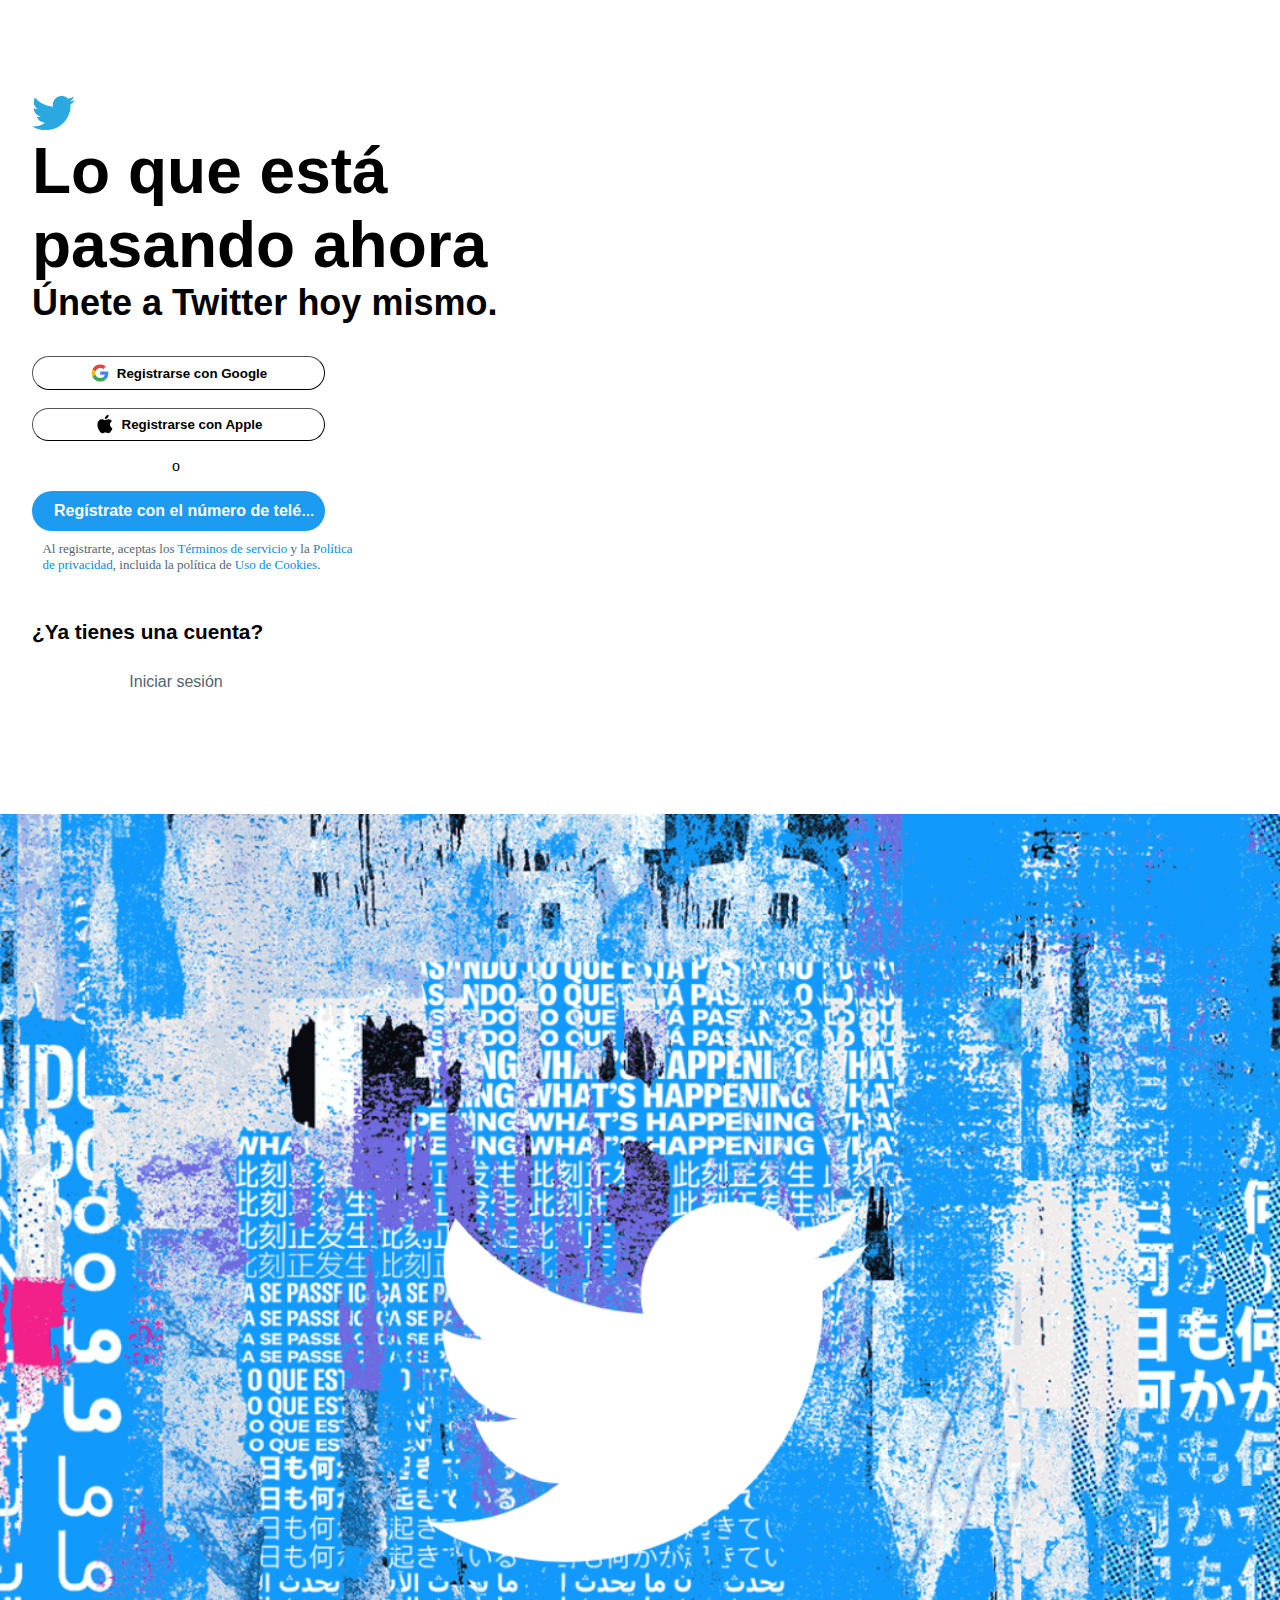
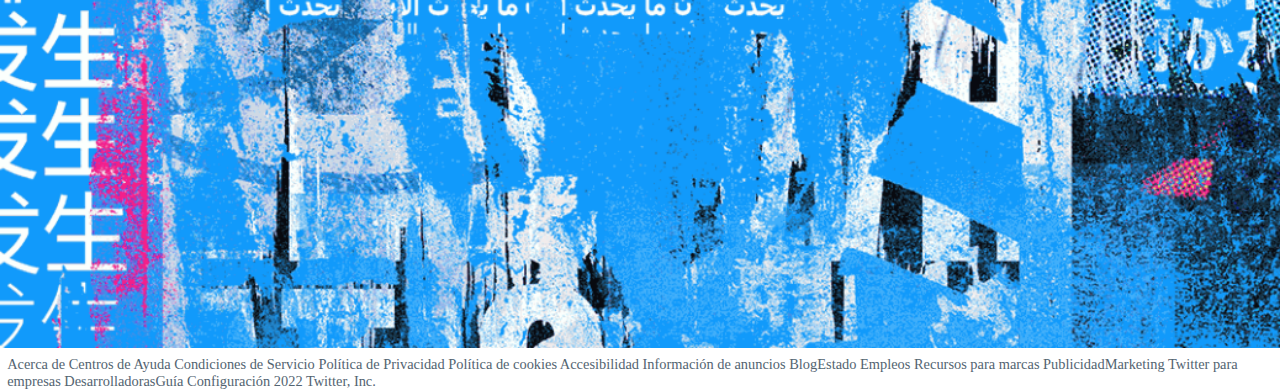
<file: index.html>
<!DOCTYPE html>
<html lang="en">
<head>
    <meta charset="UTF-8">
    <meta http-equiv="X-UA-Compatible" content="IE=edge">
    <meta name="viewport" content="width=device-width, initial-scale=1.0">
    <title>Twitter. Es lo que está pasando. /Twitter</title>
    <link rel="stylesheet" href="style.css">
</head>
<body>
<main>
    <div class="global_container">
        <div class="left_container">
            <img src="/Assets/Imagen_main.png" alt="Imagen principal">
        </div>       
        <div class="right_container">
            <div class="logo">
                <img id="twitter_logo"src="/Assets/Twitter_bird_logo_2012.svg.png" alt="Logo pajaro twitter">
            </div>
            <div class="big_phrase">
                <h1><span class="phrase_1">Lo que está pasando ahora</span></h1>
            </div>
            <div class="big_phrase_2">
                <h2><span class="phrase_2">Únete a Twitter hoy mismo.</span</h2>
            </div>
            <div class="buttons_container">
                <div class="google_registration">
                  <button class="google_button">
                      <svg viewBox="0 0 24 24" aria-hidden="true" class="google r-4qtqp9 r-yyyyoo r-z80fyv r-1d4mawv r-dnmrzs r-bnwqim r-1plcrui r-lrvibr r-19wmn03" style="color: rgb(15, 20, 25);"><g><path d="M18.977 4.322L16 7.3c-1.023-.838-2.326-1.35-3.768-1.35-2.69 0-4.95 1.73-5.74 4.152l-3.44-2.635c1.656-3.387 5.134-5.705 9.18-5.705 2.605 0 4.93.977 6.745 2.56z" fill="#EA4335"></path><path d="M6.186 12c0 .66.102 1.293.307 1.89L3.05 16.533C2.38 15.17 2 13.63 2 12s.38-3.173 1.05-4.533l3.443 2.635c-.204.595-.307 1.238-.307 1.898z" fill="#FBBC05"></path><path d="M18.893 19.688c-1.786 1.667-4.168 2.55-6.66 2.55-4.048 0-7.526-2.317-9.18-5.705l3.44-2.635c.79 2.42 3.05 4.152 5.74 4.152 1.32 0 2.474-.308 3.395-.895l3.265 2.533z" fill="#34A853"></path><path d="M22 12c0 3.34-1.22 5.948-3.107 7.688l-3.265-2.53c1.07-.67 1.814-1.713 2.093-3.063h-5.488V10.14h9.535c.14.603.233 1.255.233 1.86z" fill="#4285F4"></path></g></svg><strong>Registrarse con Google</strong>
                  </button>
                </div><br>
                <div class="apple_registration">
                    <button class="apple_button">
                        <svg viewBox="0 0 24 24" aria-hidden="true" class="apple r-4qtqp9 r-yyyyoo r-z80fyv r-1d4mawv r-dnmrzs r-bnwqim r-1plcrui r-lrvibr r-19wmn03" style="color: rgb(15, 20, 25);"><g><path d="M16.365 1.43c0 1.14-.493 2.27-1.177 3.08-.744.9-1.99 1.57-2.987 1.57-.12 0-.23-.02-.3-.03-.01-.06-.04-.22-.04-.39 0-1.15.572-2.27 1.206-2.98.804-.94 2.142-1.64 3.248-1.68.03.13.05.28.05.43zm4.565 15.71c-.03.07-.463 1.58-1.518 3.12-.945 1.34-1.94 2.71-3.43 2.71-1.517 0-1.9-.88-3.63-.88-1.698 0-2.302.91-3.67.91-1.377 0-2.332-1.26-3.428-2.8-1.287-1.82-2.323-4.63-2.323-7.28 0-4.28 2.797-6.55 5.552-6.55 1.448 0 2.675.95 3.6.95.865 0 2.222-1.01 3.902-1.01.613 0 2.886.06 4.374 2.19-.13.09-2.383 1.37-2.383 4.19 0 3.26 2.854 4.42 2.955 4.45z"></path></g></svg> <strong>Registrarse con Apple</strong>
                    </button>
                </div>
                <div class="o">
                    <p>o</p>
                </div>
                <div class="blue_container">
                    <button class="blue_button"><span class="register" >Regístrate con el número de teléfono</span></button>
                </div>
                <div class="box_terms">
                    <p class="terms"> Al registrarte, aceptas los <a class="a1" href=""> Términos de servicio</a> y la <a class="a2" href="">Política de privacidad</a>, incluida la política de <a class="a3" href=""> Uso de Cookies</a>.</p>
                </div><br>
                <div class="question_container"><br>
                    <p><span class="question">¿Ya tienes una cuenta?</span></p>
                </div><br>
                <div class="login_container">
                    <button class="login"><a href="mainV2.html" target="_blank" >Iniciar sesión</a></button>
                </div>
            </div>       
        </div>
    </div>
</main>
<footer>
    <div class="footer_container">           
         <a href="">Acerca de</a> 
         <a href="">Centros de Ayuda</a>
         <a href="">Condiciones de Servicio</a>
         <a href="">Política de Privacidad</a>
         <a href="">Política de cookies</a>
         <a href="">Accesibilidad</a>
         <a href="">Información de anuncios</a>
         <a href="">Blog</a><a href="">Estado</a>
         <a href="">Empleos</a>
         <a href="">Recursos para marcas</a>
         <a href="">Publicidad</a><a href="">Marketing</a>
         <a href="">Twitter para empresas</a>
         <a href="">Desarrolladoras</a><a href="">Guía</a>
         <a href="">Configuración</a> 
         <span class="copy">2022 Twitter, Inc.</span>      
    </div>
</footer>   
</body>
</html>
</file>
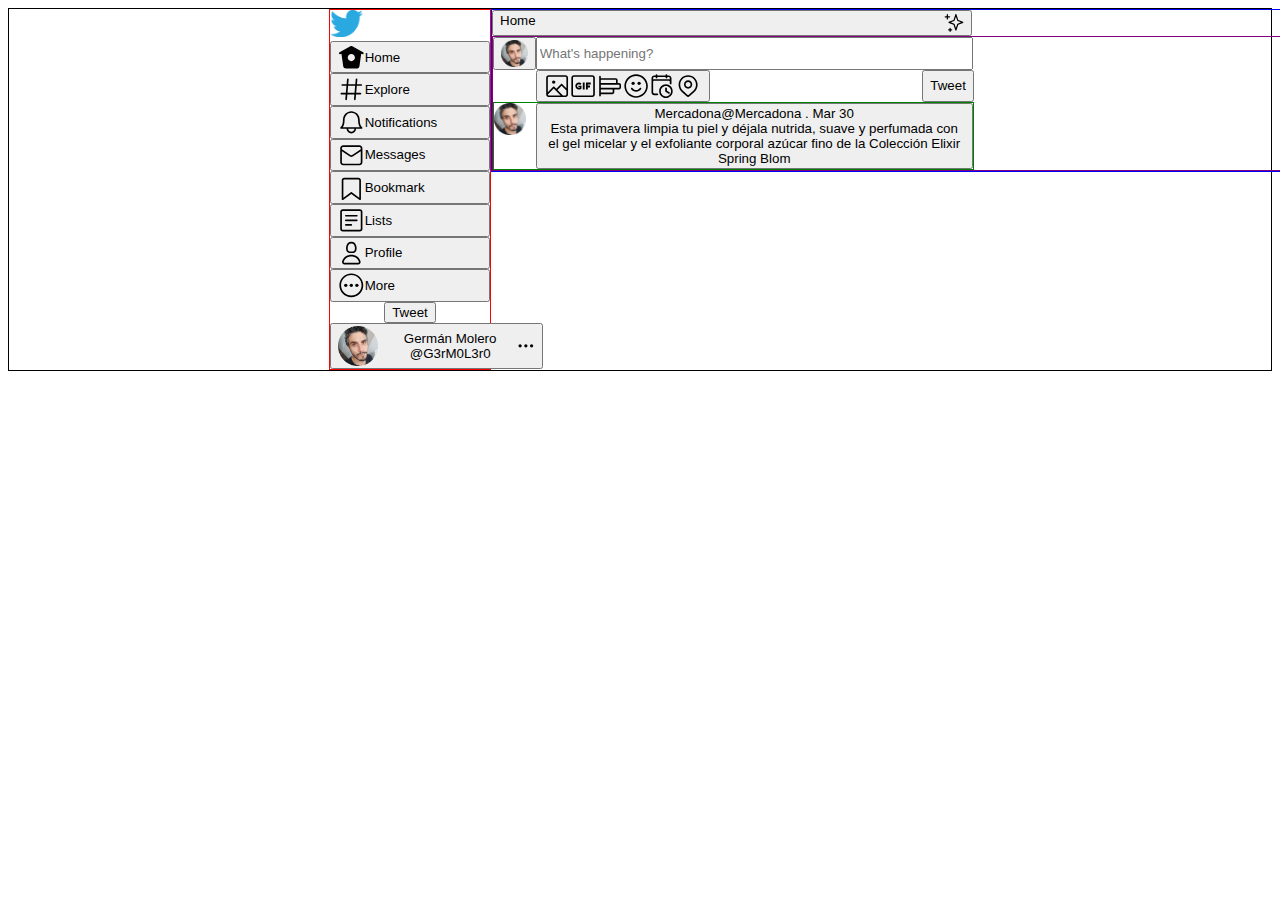
<file: main.html>
<!DOCTYPE html>
<html lang="en">
<head>
    <meta charset="UTF-8">
    <meta http-equiv="X-UA-Compatible" content="IE=edge">
    <meta name="viewport" content="width=device-width, initial-scale=1.0">
    <title>Home/Twitter</title>
    <link rel="stylesheet" href="/mainStyle.css">
</head>
<body class="flex_container">
    <header class="nav_container">
            <div class="twitter_logo">
                <img class="bird_logo" src="/Assets/Twitter_bird_logo_2012.svg.png" alt="Twitter Logo">
            </div>
            <button class="home_button">
                <svg viewBox="0 0 24 24" aria-hidden="true" class="home r-18jsvk2 r-4qtqp9 r-yyyyoo r-lwhw9o r-dnmrzs r-bnwqim r-1plcrui r-lrvibr"><g><path d="M22.58 7.35L12.475 1.897c-.297-.16-.654-.16-.95 0L1.425 7.35c-.486.264-.667.87-.405 1.356.18.335.525.525.88.525.16 0 .324-.038.475-.12l.734-.396 1.59 11.25c.216 1.214 1.31 2.062 2.66 2.062h9.282c1.35 0 2.444-.848 2.662-2.088l1.588-11.225.737.398c.485.263 1.092.082 1.354-.404.263-.486.08-1.093-.404-1.355zM12 15.435c-1.795 0-3.25-1.455-3.25-3.25s1.455-3.25 3.25-3.25 3.25 1.455 3.25 3.25-1.455 3.25-3.25 3.25z"></path></g></svg>
                <span class="word_home">Home</span>
            </button>
            <button class="explore_button">
                <svg viewBox="0 0 24 24" aria-hidden="true" class="explore r-18jsvk2 r-4qtqp9 r-yyyyoo r-lwhw9o r-dnmrzs r-bnwqim r-1plcrui r-lrvibr"><g><path d="M21 7.337h-3.93l.372-4.272c.036-.412-.27-.775-.682-.812-.417-.03-.776.27-.812.683l-.383 4.4h-6.32l.37-4.27c.037-.413-.27-.776-.68-.813-.42-.03-.777.27-.813.683l-.382 4.4H3.782c-.414 0-.75.337-.75.75s.336.75.75.75H7.61l-.55 6.327H3c-.414 0-.75.336-.75.75s.336.75.75.75h3.93l-.372 4.272c-.036.412.27.775.682.812l.066.003c.385 0 .712-.295.746-.686l.383-4.4h6.32l-.37 4.27c-.036.413.27.776.682.813l.066.003c.385 0 .712-.295.746-.686l.382-4.4h3.957c.413 0 .75-.337.75-.75s-.337-.75-.75-.75H16.39l.55-6.327H21c.414 0 .75-.336.75-.75s-.336-.75-.75-.75zm-6.115 7.826h-6.32l.55-6.326h6.32l-.55 6.326z"></path></g></svg><span class="word_explore">Explore</span>
            </button>
            <button class="notifications_button">
                <svg viewBox="0 0 24 24" aria-hidden="true" class="notifications r-18jsvk2 r-4qtqp9 r-yyyyoo r-lwhw9o r-dnmrzs r-bnwqim r-1plcrui r-lrvibr"><g><path d="M21.697 16.468c-.02-.016-2.14-1.64-2.103-6.03.02-2.532-.812-4.782-2.347-6.335C15.872 2.71 14.01 1.94 12.005 1.93h-.013c-2.004.01-3.866.78-5.242 2.174-1.534 1.553-2.368 3.802-2.346 6.334.037 4.33-2.02 5.967-2.102 6.03-.26.193-.366.53-.265.838.102.308.39.515.712.515h4.92c.102 2.31 1.997 4.16 4.33 4.16s4.226-1.85 4.327-4.16h4.922c.322 0 .61-.206.71-.514.103-.307-.003-.645-.263-.838zM12 20.478c-1.505 0-2.73-1.177-2.828-2.658h5.656c-.1 1.48-1.323 2.66-2.828 2.66zM4.38 16.32c.74-1.132 1.548-3.028 1.524-5.896-.018-2.16.644-3.982 1.913-5.267C8.91 4.05 10.397 3.437 12 3.43c1.603.008 3.087.62 4.18 1.728 1.27 1.285 1.933 3.106 1.915 5.267-.024 2.868.785 4.765 1.525 5.896H4.38z"></path></g></svg><span class="word_notifications">Notifications</span>
            </button>
                <button class="messages_button">
                <svg viewBox="0 0 24 24" aria-hidden="true" class="messages r-18jsvk2 r-4qtqp9 r-yyyyoo r-lwhw9o r-dnmrzs r-bnwqim r-1plcrui r-lrvibr"><g><path d="M19.25 3.018H4.75C3.233 3.018 2 4.252 2 5.77v12.495c0 1.518 1.233 2.753 2.75 2.753h14.5c1.517 0 2.75-1.235 2.75-2.753V5.77c0-1.518-1.233-2.752-2.75-2.752zm-14.5 1.5h14.5c.69 0 1.25.56 1.25 1.25v.714l-8.05 5.367c-.273.18-.626.182-.9-.002L3.5 6.482v-.714c0-.69.56-1.25 1.25-1.25zm14.5 14.998H4.75c-.69 0-1.25-.56-1.25-1.25V8.24l7.24 4.83c.383.256.822.384 1.26.384.44 0 .877-.128 1.26-.383l7.24-4.83v10.022c0 .69-.56 1.25-1.25 1.25z"></path></g></svg><span clasS="word_messages">Messages</span>
            </button>
            <button class="bookmark_button">
                <svg viewBox="0 0 24 24" aria-hidden="true" class="bookmark r-18jsvk2 r-4qtqp9 r-yyyyoo r-lwhw9o r-dnmrzs r-bnwqim r-1plcrui r-lrvibr"><g><path d="M19.9 23.5c-.157 0-.312-.05-.442-.144L12 17.928l-7.458 5.43c-.228.164-.53.19-.782.06-.25-.127-.41-.385-.41-.667V5.6c0-1.24 1.01-2.25 2.25-2.25h12.798c1.24 0 2.25 1.01 2.25 2.25v17.15c0 .282-.158.54-.41.668-.106.055-.223.082-.34.082zM12 16.25c.155 0 .31.048.44.144l6.71 4.883V5.6c0-.412-.337-.75-.75-.75H5.6c-.413 0-.75.338-.75.75v15.677l6.71-4.883c.13-.096.285-.144.44-.144z"></path></g></svg><span class="word_bookmark">Bookmark</span>
            </button>
            <button clasS="lists_button">
                <svg viewBox="0 0 24 24" aria-hidden="true" class="lists r-18jsvk2 r-4qtqp9 r-yyyyoo r-lwhw9o r-dnmrzs r-bnwqim r-1plcrui r-lrvibr"><g><path d="M19.75 22H4.25C3.01 22 2 20.99 2 19.75V4.25C2 3.01 3.01 2 4.25 2h15.5C20.99 2 22 3.01 22 4.25v15.5c0 1.24-1.01 2.25-2.25 2.25zM4.25 3.5c-.414 0-.75.337-.75.75v15.5c0 .413.336.75.75.75h15.5c.414 0 .75-.337.75-.75V4.25c0-.413-.336-.75-.75-.75H4.25z"></path><path d="M17 8.64H7c-.414 0-.75-.337-.75-.75s.336-.75.75-.75h10c.414 0 .75.335.75.75s-.336.75-.75.75zm0 4.11H7c-.414 0-.75-.336-.75-.75s.336-.75.75-.75h10c.414 0 .75.336.75.75s-.336.75-.75.75zm-5 4.11H7c-.414 0-.75-.335-.75-.75s.336-.75.75-.75h5c.414 0 .75.337.75.75s-.336.75-.75.75z"></path></g></svg><span class="word_lists">Lists</span>
            </button>
            <button class="profile_button">
                 <svg viewBox="0 0 24 24" aria-hidden="true" class="profile r-18jsvk2 r-4qtqp9 r-yyyyoo r-lwhw9o r-dnmrzs r-bnwqim r-1plcrui r-lrvibr"><g><path d="M12 11.816c1.355 0 2.872-.15 3.84-1.256.814-.93 1.078-2.368.806-4.392-.38-2.825-2.117-4.512-4.646-4.512S7.734 3.343 7.354 6.17c-.272 2.022-.008 3.46.806 4.39.968 1.107 2.485 1.256 3.84 1.256zM8.84 6.368c.162-1.2.787-3.212 3.16-3.212s2.998 2.013 3.16 3.212c.207 1.55.057 2.627-.45 3.205-.455.52-1.266.743-2.71.743s-2.255-.223-2.71-.743c-.507-.578-.657-1.656-.45-3.205zm11.44 12.868c-.877-3.526-4.282-5.99-8.28-5.99s-7.403 2.464-8.28 5.99c-.172.692-.028 1.4.395 1.94.408.52 1.04.82 1.733.82h12.304c.693 0 1.325-.3 1.733-.82.424-.54.567-1.247.394-1.94zm-1.576 1.016c-.126.16-.316.246-.552.246H5.848c-.235 0-.426-.085-.552-.246-.137-.174-.18-.412-.12-.654.71-2.855 3.517-4.85 6.824-4.85s6.114 1.994 6.824 4.85c.06.242.017.48-.12.654z"></path></g></svg><span class="word_profile">Profile</span>
            </button>
            <button class="more_button">
                <svg viewBox="0 0 24 24" aria-hidden="true" class="more r-18jsvk2 r-4qtqp9 r-yyyyoo r-lwhw9o r-dnmrzs r-bnwqim r-1plcrui r-lrvibr"><g><circle cx="17" cy="12" r="1.5"></circle><circle cx="12" cy="12" r="1.5"></circle><circle cx="7" cy="12" r="1.5"></circle><path d="M12 22.75C6.072 22.75 1.25 17.928 1.25 12S6.072 1.25 12 1.25 22.75 6.072 22.75 12 17.928 22.75 12 22.75zm0-20C6.9 2.75 2.75 6.9 2.75 12S6.9 21.25 12 21.25s9.25-4.15 9.25-9.25S17.1 2.75 12 2.75z"></path></g></svg><span class="word_more">More<span>
            </button>
            <div class="blueTwitter_button">
                <button class="twitter_button">
                <span class="word_twitter">Tweet</span>
                </button>
            </div>
            <div class="avatar_container">
            <button class="avatar_button">
                <img class="foto_perfil" src="/Assets/foto twitter.png" alt="foto perfil"><span class="nombre">Germán Molero @G3rM0L3r0</span>
                <svg viewBox="0 0 24 24" aria-hidden="true" class="dots r-18jsvk2 r-4qtqp9 r-yyyyoo r-1xvli5t r-dnmrzs r-bnwqim r-1plcrui r-lrvibr"><g><circle cx="5" cy="12" r="2"></circle><circle cx="12" cy="12" r="2"></circle><circle cx="19" cy="12" r="2"></circle></g></svg>
            </button>          
            </div>
        </div>
    </header>   
    <main>
    <div class="main_container">
        <div class="container_top">
            <button class="top">
                <span class="word_top">Home </span><svg viewBox="0 0 24 24" aria-hidden="true" class="star r-18jsvk2 r-4qtqp9 r-yyyyoo r-z80fyv r-dnmrzs r-bnwqim r-1plcrui r-lrvibr r-19wmn03"><g><path d="M22.772 10.506l-5.618-2.192-2.16-6.5c-.102-.307-.39-.514-.712-.514s-.61.207-.712.513l-2.16 6.5-5.62 2.192c-.287.112-.477.39-.477.7s.19.585.478.698l5.62 2.192 2.16 6.5c.102.306.39.513.712.513s.61-.207.712-.513l2.16-6.5 5.62-2.192c.287-.112.477-.39.477-.7s-.19-.585-.478-.697zm-6.49 2.32c-.208.08-.37.25-.44.46l-1.56 4.695-1.56-4.693c-.07-.21-.23-.38-.438-.462l-4.155-1.62 4.154-1.622c.208-.08.37-.25.44-.462l1.56-4.693 1.56 4.694c.07.212.23.382.438.463l4.155 1.62-4.155 1.622zM6.663 3.812h-1.88V2.05c0-.414-.337-.75-.75-.75s-.75.336-.75.75v1.762H1.5c-.414 0-.75.336-.75.75s.336.75.75.75h1.782v1.762c0 .414.336.75.75.75s.75-.336.75-.75V5.312h1.88c.415 0 .75-.336.75-.75s-.335-.75-.75-.75zm2.535 15.622h-1.1v-1.016c0-.414-.335-.75-.75-.75s-.75.336-.75.75v1.016H5.57c-.414 0-.75.336-.75.75s.336.75.75.75H6.6v1.016c0 .414.335.75.75.75s.75-.336.75-.75v-1.016h1.098c.414 0 .75-.336.75-.75s-.336-.75-.75-.75z"></path></g></svg>
            </button> 
        </div>
        <div class="box_text">
            <div class="place_text">
                <button class="avatar2">
                    <img class="foto_perfil2" src="/Assets/foto twitter.png" alt="foto perfil">
                </button>   
                <input class="text_width" type="text" placeholder="What's happening?">
            </div> 
            <div class="icons_container">
                <button class="icons">
                    <svg viewBox="0 0 24 24" aria-hidden="true" class="r-1cvl2hr r-4qtqp9 r-yyyyoo r-z80fyv r-dnmrzs r-bnwqim r-1plcrui r-lrvibr r-19wmn03"><g><path d="M19.75 2H4.25C3.01 2 2 3.01 2 4.25v15.5C2 20.99 3.01 22 4.25 22h15.5c1.24 0 2.25-1.01 2.25-2.25V4.25C22 3.01 20.99 2 19.75 2zM4.25 3.5h15.5c.413 0 .75.337.75.75v9.676l-3.858-3.858c-.14-.14-.33-.22-.53-.22h-.003c-.2 0-.393.08-.532.224l-4.317 4.384-1.813-1.806c-.14-.14-.33-.22-.53-.22-.193-.03-.395.08-.535.227L3.5 17.642V4.25c0-.413.337-.75.75-.75zm-.744 16.28l5.418-5.534 6.282 6.254H4.25c-.402 0-.727-.322-.744-.72zm16.244.72h-2.42l-5.007-4.987 3.792-3.85 4.385 4.384v3.703c0 .413-.337.75-.75.75z"></path><circle cx="8.868" cy="8.309" r="1.542"></circle></g></svg>          
                    <svg viewBox="0 0 24 24" aria-hidden="true" class="r-1cvl2hr r-4qtqp9 r-yyyyoo r-z80fyv r-dnmrzs r-bnwqim r-1plcrui r-lrvibr r-19wmn03"><g><path d="M19 10.5V8.8h-4.4v6.4h1.7v-2h2v-1.7h-2v-1H19zm-7.3-1.7h1.7v6.4h-1.7V8.8zm-3.6 1.6c.4 0 .9.2 1.2.5l1.2-1C9.9 9.2 9 8.8 8.1 8.8c-1.8 0-3.2 1.4-3.2 3.2s1.4 3.2 3.2 3.2c1 0 1.8-.4 2.4-1.1v-2.5H7.7v1.2h1.2v.6c-.2.1-.5.2-.8.2-.9 0-1.6-.7-1.6-1.6 0-.8.7-1.6 1.6-1.6z"></path><path d="M20.5 2.02h-17c-1.24 0-2.25 1.007-2.25 2.247v15.507c0 1.238 1.01 2.246 2.25 2.246h17c1.24 0 2.25-1.008 2.25-2.246V4.267c0-1.24-1.01-2.247-2.25-2.247zm.75 17.754c0 .41-.336.746-.75.746h-17c-.414 0-.75-.336-.75-.746V4.267c0-.412.336-.747.75-.747h17c.414 0 .75.335.75.747v15.507z"></path></g></svg>
                    <svg viewBox="0 0 24 24" aria-hidden="true" class="r-1cvl2hr r-4qtqp9 r-yyyyoo r-z80fyv r-dnmrzs r-bnwqim r-1plcrui r-lrvibr r-19wmn03"><g><path d="M20.222 9.16h-1.334c.015-.09.028-.182.028-.277V6.57c0-.98-.797-1.777-1.778-1.777H3.5V3.358c0-.414-.336-.75-.75-.75s-.75.336-.75.75V20.83c0 .415.336.75.75.75s.75-.335.75-.75v-1.434h10.556c.98 0 1.778-.797 1.778-1.777v-2.313c0-.095-.014-.187-.028-.278h4.417c.98 0 1.778-.798 1.778-1.778v-2.31c0-.983-.797-1.78-1.778-1.78zM17.14 6.293c.152 0 .277.124.277.277v2.31c0 .154-.125.28-.278.28H3.5V6.29h13.64zm-2.807 9.014v2.312c0 .153-.125.277-.278.277H3.5v-2.868h10.556c.153 0 .277.126.277.28zM20.5 13.25c0 .153-.125.277-.278.277H3.5V10.66h16.722c.153 0 .278.124.278.277v2.313z"></path></g></svg>
                    <svg viewBox="0 0 24 24" aria-hidden="true" class="r-1cvl2hr r-4qtqp9 r-yyyyoo r-z80fyv r-dnmrzs r-bnwqim r-1plcrui r-lrvibr r-19wmn03"><g><path d="M12 22.75C6.072 22.75 1.25 17.928 1.25 12S6.072 1.25 12 1.25 22.75 6.072 22.75 12 17.928 22.75 12 22.75zm0-20C6.9 2.75 2.75 6.9 2.75 12S6.9 21.25 12 21.25s9.25-4.15 9.25-9.25S17.1 2.75 12 2.75z"></path><path d="M12 17.115c-1.892 0-3.633-.95-4.656-2.544-.224-.348-.123-.81.226-1.035.348-.226.812-.124 1.036.226.747 1.162 2.016 1.855 3.395 1.855s2.648-.693 3.396-1.854c.224-.35.688-.45 1.036-.225.35.224.45.688.226 1.036-1.025 1.594-2.766 2.545-4.658 2.545z"></path><circle cx="14.738" cy="9.458" r="1.478"></circle><circle cx="9.262" cy="9.458" r="1.478"></circle></g></svg>
                    <svg viewBox="0 0 24 24" aria-hidden="true" class="r-1cvl2hr r-4qtqp9 r-yyyyoo r-z80fyv r-dnmrzs r-bnwqim r-1plcrui r-lrvibr r-19wmn03"><g><path d="M-37.9 18c-.1-.1-.1-.1-.1-.2.1 0 .1.1.1.2z"></path><path d="M-37.9 18c-.1-.1-.1-.1-.1-.2.1 0 .1.1.1.2zM18 2.2h-1.3v-.3c0-.4-.3-.8-.8-.8-.4 0-.8.3-.8.8v.3H7.7v-.3c0-.4-.3-.8-.8-.8-.4 0-.8.3-.8.8v.3H4.8c-1.4 0-2.5 1.1-2.5 2.5v13.1c0 1.4 1.1 2.5 2.5 2.5h2.9c.4 0 .8-.3.8-.8 0-.4-.3-.8-.8-.8H4.8c-.6 0-1-.5-1-1V7.9c0-.3.4-.7 1-.7H18c.6 0 1 .4 1 .7v1.8c0 .4.3.8.8.8.4 0 .8-.3.8-.8v-5c-.1-1.4-1.2-2.5-2.6-2.5zm1 3.7c-.3-.1-.7-.2-1-.2H4.8c-.4 0-.7.1-1 .2V4.7c0-.6.5-1 1-1h1.3v.5c0 .4.3.8.8.8.4 0 .8-.3.8-.8v-.5h7.5v.5c0 .4.3.8.8.8.4 0 .8-.3.8-.8v-.5H18c.6 0 1 .5 1 1v1.2z"></path><path d="M15.5 10.4c-3.4 0-6.2 2.8-6.2 6.2 0 3.4 2.8 6.2 6.2 6.2 3.4 0 6.2-2.8 6.2-6.2 0-3.4-2.8-6.2-6.2-6.2zm0 11c-2.6 0-4.7-2.1-4.7-4.7s2.1-4.7 4.7-4.7 4.7 2.1 4.7 4.7c0 2.5-2.1 4.7-4.7 4.7z"></path><path d="M18.9 18.7c-.1.2-.4.4-.6.4-.1 0-.3 0-.4-.1l-3.1-2v-3c0-.4.3-.8.8-.8.4 0 .8.3.8.8v2.2l2.4 1.5c.2.2.3.6.1 1z"></path></g></svg>
                    <svg viewBox="0 0 24 24" aria-hidden="true" class="r-1cvl2hr r-4qtqp9 r-yyyyoo r-z80fyv r-dnmrzs r-bnwqim r-1plcrui r-lrvibr r-19wmn03"><g><path d="M12 14.315c-2.088 0-3.787-1.698-3.787-3.786S9.913 6.74 12 6.74s3.787 1.7 3.787 3.787-1.7 3.785-3.787 3.785zm0-6.073c-1.26 0-2.287 1.026-2.287 2.287S10.74 12.814 12 12.814s2.287-1.025 2.287-2.286S13.26 8.24 12 8.24z"></path><path d="M20.692 10.69C20.692 5.9 16.792 2 12 2s-8.692 3.9-8.692 8.69c0 1.902.603 3.708 1.743 5.223l.003-.002.007.015c1.628 2.07 6.278 5.757 6.475 5.912.138.11.302.163.465.163.163 0 .327-.053.465-.162.197-.155 4.847-3.84 6.475-5.912l.007-.014.002.002c1.14-1.516 1.742-3.32 1.742-5.223zM12 20.29c-1.224-.99-4.52-3.715-5.756-5.285-.94-1.25-1.436-2.742-1.436-4.312C4.808 6.727 8.035 3.5 12 3.5s7.192 3.226 7.192 7.19c0 1.57-.497 3.062-1.436 4.313-1.236 1.57-4.532 4.294-5.756 5.285z"></path></g></svg>
                </button> 
            <div class="tweet_transparent">
                <button>
                    Tweet
                </button>
            </div>
        </div> 
        <div class="container_publicacion">
            <div class="picture_container">
                <img class ="picture" src="/Assets/foto twitter.png" alt="Foto marca">   
            </div> 
            <div class="container_contenido">         
                <button>
                    Mercadona@Mercadona . Mar 30<br>Esta primavera limpia tu piel y déjala nutrida, suave y perfumada con el gel micelar y el exfoliante corporal azúcar fino de la Colección Elixir Spring Blom
                </button>
            </div>   
        </div> 
    </div> 
    </main>
    <footer>
        <div class="Column3">
            <p>PRUEBA COLUMNA E</p>
        </div>
    </footer>
</body>
</html>
</file>
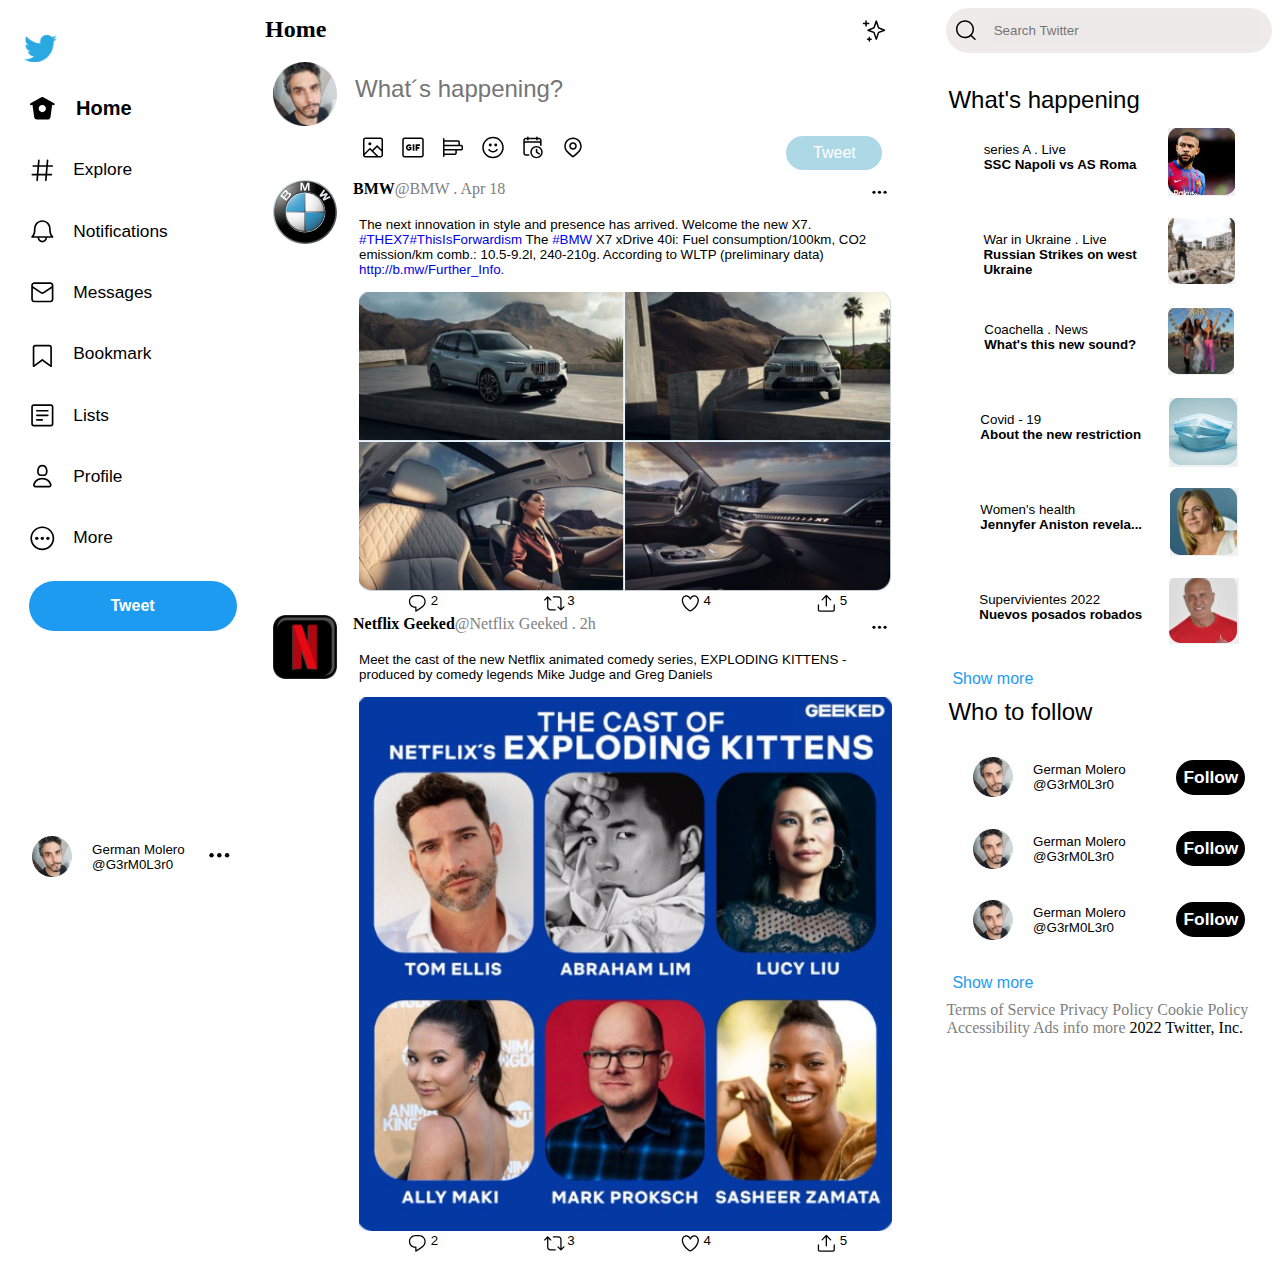
<file: mainV2.html>
<!DOCTYPE html>
<html lang="en">
<head>
    <meta charset="UTF-8">
    <meta http-equiv="X-UA-Compatible" content="IE=edge">
    <meta name="viewport" content="width=device-width, initial-scale=1.0">
    <title>Home/Twitter</title>
    <link rel="stylesheet" href="/mainV2Style.css">
</head>
<body>
    <div class="container_general">
        <div class="column_left">
            <div class="ul">
                <ul>
                <div class="hidden_bird">
                <li><img class="bird_logo" src="/Assets/Twitter_bird_logo_2012.svg.png" alt="Logo twitter"> </li>  
                </div>
                <div class="hidden_home">    
                <li><button class="home_button">
                    <svg viewBox="0 0 24 24" aria-hidden="true" class="home r-18jsvk2 r-4qtqp9 r-yyyyoo r-lwhw9o r-dnmrzs r-bnwqim r-1plcrui r-lrvibr"><g><path d="M22.58 7.35L12.475 1.897c-.297-.16-.654-.16-.95 0L1.425 7.35c-.486.264-.667.87-.405 1.356.18.335.525.525.88.525.16 0 .324-.038.475-.12l.734-.396 1.59 11.25c.216 1.214 1.31 2.062 2.66 2.062h9.282c1.35 0 2.444-.848 2.662-2.088l1.588-11.225.737.398c.485.263 1.092.082 1.354-.404.263-.486.08-1.093-.404-1.355zM12 15.435c-1.795 0-3.25-1.455-3.25-3.25s1.455-3.25 3.25-3.25 3.25 1.455 3.25 3.25-1.455 3.25-3.25 3.25z"></path></g></svg>
                    <span class="word_home"><b>Home</b></span></li>
                </div>   
                <div class="hidden_explore">      
                <li><button class="explore_button">
                    <svg viewBox="0 0 24 24" aria-hidden="true" class="explore r-18jsvk2 r-4qtqp9 r-yyyyoo r-lwhw9o r-dnmrzs r-bnwqim r-1plcrui r-lrvibr"><g><path d="M21 7.337h-3.93l.372-4.272c.036-.412-.27-.775-.682-.812-.417-.03-.776.27-.812.683l-.383 4.4h-6.32l.37-4.27c.037-.413-.27-.776-.68-.813-.42-.03-.777.27-.813.683l-.382 4.4H3.782c-.414 0-.75.337-.75.75s.336.75.75.75H7.61l-.55 6.327H3c-.414 0-.75.336-.75.75s.336.75.75.75h3.93l-.372 4.272c-.036.412.27.775.682.812l.066.003c.385 0 .712-.295.746-.686l.383-4.4h6.32l-.37 4.27c-.036.413.27.776.682.813l.066.003c.385 0 .712-.295.746-.686l.382-4.4h3.957c.413 0 .75-.337.75-.75s-.337-.75-.75-.75H16.39l.55-6.327H21c.414 0 .75-.336.75-.75s-.336-.75-.75-.75zm-6.115 7.826h-6.32l.55-6.326h6.32l-.55 6.326z"></path></g></svg><span class="word_explore">Explore</span>
                </button></li>
                </div>
                <div class="hidden_notifications">  
                <li><button class="notifications_button">
                    <svg viewBox="0 0 24 24" aria-hidden="true" class="notifications r-18jsvk2 r-4qtqp9 r-yyyyoo r-lwhw9o r-dnmrzs r-bnwqim r-1plcrui r-lrvibr"><g><path d="M21.697 16.468c-.02-.016-2.14-1.64-2.103-6.03.02-2.532-.812-4.782-2.347-6.335C15.872 2.71 14.01 1.94 12.005 1.93h-.013c-2.004.01-3.866.78-5.242 2.174-1.534 1.553-2.368 3.802-2.346 6.334.037 4.33-2.02 5.967-2.102 6.03-.26.193-.366.53-.265.838.102.308.39.515.712.515h4.92c.102 2.31 1.997 4.16 4.33 4.16s4.226-1.85 4.327-4.16h4.922c.322 0 .61-.206.71-.514.103-.307-.003-.645-.263-.838zM12 20.478c-1.505 0-2.73-1.177-2.828-2.658h5.656c-.1 1.48-1.323 2.66-2.828 2.66zM4.38 16.32c.74-1.132 1.548-3.028 1.524-5.896-.018-2.16.644-3.982 1.913-5.267C8.91 4.05 10.397 3.437 12 3.43c1.603.008 3.087.62 4.18 1.728 1.27 1.285 1.933 3.106 1.915 5.267-.024 2.868.785 4.765 1.525 5.896H4.38z"></path></g></svg><span class="word_notifications">Notifications</span>
                </button></li>
                </div>
                <div class="hidden_messages">  
                <li><button class="messages_button">
                    <svg viewBox="0 0 24 24" aria-hidden="true" class="messages r-18jsvk2 r-4qtqp9 r-yyyyoo r-lwhw9o r-dnmrzs r-bnwqim r-1plcrui r-lrvibr"><g><path d="M19.25 3.018H4.75C3.233 3.018 2 4.252 2 5.77v12.495c0 1.518 1.233 2.753 2.75 2.753h14.5c1.517 0 2.75-1.235 2.75-2.753V5.77c0-1.518-1.233-2.752-2.75-2.752zm-14.5 1.5h14.5c.69 0 1.25.56 1.25 1.25v.714l-8.05 5.367c-.273.18-.626.182-.9-.002L3.5 6.482v-.714c0-.69.56-1.25 1.25-1.25zm14.5 14.998H4.75c-.69 0-1.25-.56-1.25-1.25V8.24l7.24 4.83c.383.256.822.384 1.26.384.44 0 .877-.128 1.26-.383l7.24-4.83v10.022c0 .69-.56 1.25-1.25 1.25z"></path></g></svg><span clasS="word_messages">Messages</span>
                </button></li>
                </div>
                <div class="hidden_bookmark">  
                <li><button class="bookmark_button">
                    <svg viewBox="0 0 24 24" aria-hidden="true" class="bookmark r-18jsvk2 r-4qtqp9 r-yyyyoo r-lwhw9o r-dnmrzs r-bnwqim r-1plcrui r-lrvibr"><g><path d="M19.9 23.5c-.157 0-.312-.05-.442-.144L12 17.928l-7.458 5.43c-.228.164-.53.19-.782.06-.25-.127-.41-.385-.41-.667V5.6c0-1.24 1.01-2.25 2.25-2.25h12.798c1.24 0 2.25 1.01 2.25 2.25v17.15c0 .282-.158.54-.41.668-.106.055-.223.082-.34.082zM12 16.25c.155 0 .31.048.44.144l6.71 4.883V5.6c0-.412-.337-.75-.75-.75H5.6c-.413 0-.75.338-.75.75v15.677l6.71-4.883c.13-.096.285-.144.44-.144z"></path></g></svg><span class="word_bookmark">Bookmark</span>
                </button></li>
                </div>
                <div class="hidden_lists">  
                <li><button clasS="lists_button">
                    <svg viewBox="0 0 24 24" aria-hidden="true" class="lists r-18jsvk2 r-4qtqp9 r-yyyyoo r-lwhw9o r-dnmrzs r-bnwqim r-1plcrui r-lrvibr"><g><path d="M19.75 22H4.25C3.01 22 2 20.99 2 19.75V4.25C2 3.01 3.01 2 4.25 2h15.5C20.99 2 22 3.01 22 4.25v15.5c0 1.24-1.01 2.25-2.25 2.25zM4.25 3.5c-.414 0-.75.337-.75.75v15.5c0 .413.336.75.75.75h15.5c.414 0 .75-.337.75-.75V4.25c0-.413-.336-.75-.75-.75H4.25z"></path><path d="M17 8.64H7c-.414 0-.75-.337-.75-.75s.336-.75.75-.75h10c.414 0 .75.335.75.75s-.336.75-.75.75zm0 4.11H7c-.414 0-.75-.336-.75-.75s.336-.75.75-.75h10c.414 0 .75.336.75.75s-.336.75-.75.75zm-5 4.11H7c-.414 0-.75-.335-.75-.75s.336-.75.75-.75h5c.414 0 .75.337.75.75s-.336.75-.75.75z"></path></g></svg><span class="word_lists">Lists</span>
                </button></li>
                </div>
                <div class="hidden_profile">  
                <li><button class="profile_button">
                    <svg viewBox="0 0 24 24" aria-hidden="true" class="profile r-18jsvk2 r-4qtqp9 r-yyyyoo r-lwhw9o r-dnmrzs r-bnwqim r-1plcrui r-lrvibr"><g><path d="M12 11.816c1.355 0 2.872-.15 3.84-1.256.814-.93 1.078-2.368.806-4.392-.38-2.825-2.117-4.512-4.646-4.512S7.734 3.343 7.354 6.17c-.272 2.022-.008 3.46.806 4.39.968 1.107 2.485 1.256 3.84 1.256zM8.84 6.368c.162-1.2.787-3.212 3.16-3.212s2.998 2.013 3.16 3.212c.207 1.55.057 2.627-.45 3.205-.455.52-1.266.743-2.71.743s-2.255-.223-2.71-.743c-.507-.578-.657-1.656-.45-3.205zm11.44 12.868c-.877-3.526-4.282-5.99-8.28-5.99s-7.403 2.464-8.28 5.99c-.172.692-.028 1.4.395 1.94.408.52 1.04.82 1.733.82h12.304c.693 0 1.325-.3 1.733-.82.424-.54.567-1.247.394-1.94zm-1.576 1.016c-.126.16-.316.246-.552.246H5.848c-.235 0-.426-.085-.552-.246-.137-.174-.18-.412-.12-.654.71-2.855 3.517-4.85 6.824-4.85s6.114 1.994 6.824 4.85c.06.242.017.48-.12.654z"></path></g></svg><span class="word_profile">Profile</span>
                </button></li>
                </div>
                <div class="hidden_more">  
                <li><button class="more_button">
                    <svg viewBox="0 0 24 24" aria-hidden="true" class="more r-18jsvk2 r-4qtqp9 r-yyyyoo r-lwhw9o r-dnmrzs r-bnwqim r-1plcrui r-lrvibr"><g><circle cx="17" cy="12" r="1.5"></circle><circle cx="12" cy="12" r="1.5"></circle><circle cx="7" cy="12" r="1.5"></circle><path d="M12 22.75C6.072 22.75 1.25 17.928 1.25 12S6.072 1.25 12 1.25 22.75 6.072 22.75 12 17.928 22.75 12 22.75zm0-20C6.9 2.75 2.75 6.9 2.75 12S6.9 21.25 12 21.25s9.25-4.15 9.25-9.25S17.1 2.75 12 2.75z"></path></g></svg><span class="word_more">More<span>
                </button></li>
                </div>
                </ul>
                <div class="blue_button">
                    <button class="button"><b>Tweet</b></button>
                </div> 
            </div>           
            <div class="login">
                <button class="avatar_button">
                    <div class="avatar_name">
                    <img class="foto_perfil" src="/Assets/foto twitter.png" alt="foto perfil"><span class="nombre">German Molero<br>@G3rM0L3r0</span>
                    </div>               
                <div class="dots">
                    <svg viewBox="0 0 24 24" aria-hidden="true" class="dots r-18jsvk2 r-4qtqp9 r-yyyyoo r-1xvli5t r-dnmrzs r-bnwqim r-1plcrui r-lrvibr"><g><circle cx="5" cy="12" r="2"></circle><circle cx="12" cy="12" r="2"></circle><circle cx="19" cy="12" r="2"></circle></g></svg>
                </div> 
                </button> 
            </div>                      
        </div>      
        <div class="column_center"> 
            <div class ="item_1">
                <div class="flex_container1">
                    <span class="home1">Home</span>
                    <div class="hidden_star">
                    <svg viewBox="0 0 24 24" aria-hidden="true" class="star r-18jsvk2 r-4qtqp9 r-yyyyoo r-z80fyv r-dnmrzs r-bnwqim r-1plcrui r-lrvibr r-19wmn03"><g><path d="M22.772 10.506l-5.618-2.192-2.16-6.5c-.102-.307-.39-.514-.712-.514s-.61.207-.712.513l-2.16 6.5-5.62 2.192c-.287.112-.477.39-.477.7s.19.585.478.698l5.62 2.192 2.16 6.5c.102.306.39.513.712.513s.61-.207.712-.513l2.16-6.5 5.62-2.192c.287-.112.477-.39.477-.7s-.19-.585-.478-.697zm-6.49 2.32c-.208.08-.37.25-.44.46l-1.56 4.695-1.56-4.693c-.07-.21-.23-.38-.438-.462l-4.155-1.62 4.154-1.622c.208-.08.37-.25.44-.462l1.56-4.693 1.56 4.694c.07.212.23.382.438.463l4.155 1.62-4.155 1.622zM6.663 3.812h-1.88V2.05c0-.414-.337-.75-.75-.75s-.75.336-.75.75v1.762H1.5c-.414 0-.75.336-.75.75s.336.75.75.75h1.782v1.762c0 .414.336.75.75.75s.75-.336.75-.75V5.312h1.88c.415 0 .75-.336.75-.75s-.335-.75-.75-.75zm2.535 15.622h-1.1v-1.016c0-.414-.335-.75-.75-.75s-.75.336-.75.75v1.016H5.57c-.414 0-.75.336-.75.75s.336.75.75.75H6.6v1.016c0 .414.335.75.75.75s.75-.336.75-.75v-1.016h1.098c.414 0 .75-.336.75-.75s-.336-.75-.75-.75z"></path></g></svg>
                    </div>
                </div>
            </div>
            <div class ="item_2">
                <div class="flex_container2">
                    <img class="foto_perfil1" src="/Assets/foto twitter.png" alt="foto perfil">                                      
                </div>
            </div>
            <div class ="item_3">
                <div class="flex_container3">
                    <div class="text_area">
                        <input class="text" type="text" value="" placeholder="What´s happening?" autofocus>            
                    </div>
                    <div class="icons">
                        <div class="symbols">
                        <div class="symbols_box">
                            <div class="sym1">
                            <svg viewBox="0 0 24 24" aria-hidden="true" class="r-1cvl2hr r-4qtqp9 r-yyyyoo r-z80fyv r-dnmrzs r-bnwqim r-1plcrui r-lrvibr r-19wmn03"><g><path d="M19.75 2H4.25C3.01 2 2 3.01 2 4.25v15.5C2 20.99 3.01 22 4.25 22h15.5c1.24 0 2.25-1.01 2.25-2.25V4.25C22 3.01 20.99 2 19.75 2zM4.25 3.5h15.5c.413 0 .75.337.75.75v9.676l-3.858-3.858c-.14-.14-.33-.22-.53-.22h-.003c-.2 0-.393.08-.532.224l-4.317 4.384-1.813-1.806c-.14-.14-.33-.22-.53-.22-.193-.03-.395.08-.535.227L3.5 17.642V4.25c0-.413.337-.75.75-.75zm-.744 16.28l5.418-5.534 6.282 6.254H4.25c-.402 0-.727-.322-.744-.72zm16.244.72h-2.42l-5.007-4.987 3.792-3.85 4.385 4.384v3.703c0 .413-.337.75-.75.75z"></path><circle cx="8.868" cy="8.309" r="1.542"></circle></g></svg>
                            </div>
                        </div>
                        <div class="symbols_box">
                            <div class="sym2">
                            <svg viewBox="0 0 24 24" aria-hidden="true" class="r-1cvl2hr r-4qtqp9 r-yyyyoo r-z80fyv r-dnmrzs r-bnwqim r-1plcrui r-lrvibr r-19wmn03"><g><path d="M19 10.5V8.8h-4.4v6.4h1.7v-2h2v-1.7h-2v-1H19zm-7.3-1.7h1.7v6.4h-1.7V8.8zm-3.6 1.6c.4 0 .9.2 1.2.5l1.2-1C9.9 9.2 9 8.8 8.1 8.8c-1.8 0-3.2 1.4-3.2 3.2s1.4 3.2 3.2 3.2c1 0 1.8-.4 2.4-1.1v-2.5H7.7v1.2h1.2v.6c-.2.1-.5.2-.8.2-.9 0-1.6-.7-1.6-1.6 0-.8.7-1.6 1.6-1.6z"></path><path d="M20.5 2.02h-17c-1.24 0-2.25 1.007-2.25 2.247v15.507c0 1.238 1.01 2.246 2.25 2.246h17c1.24 0 2.25-1.008 2.25-2.246V4.267c0-1.24-1.01-2.247-2.25-2.247zm.75 17.754c0 .41-.336.746-.75.746h-17c-.414 0-.75-.336-.75-.746V4.267c0-.412.336-.747.75-.747h17c.414 0 .75.335.75.747v15.507z"></path></g></svg>
                            </div>
                        </div>
                        <div class="symbols_box">
                            <div class="sym3">
                            <svg viewBox="0 0 24 24" aria-hidden="true" class="r-1cvl2hr r-4qtqp9 r-yyyyoo r-z80fyv r-dnmrzs r-bnwqim r-1plcrui r-lrvibr r-19wmn03"><g><path d="M20.222 9.16h-1.334c.015-.09.028-.182.028-.277V6.57c0-.98-.797-1.777-1.778-1.777H3.5V3.358c0-.414-.336-.75-.75-.75s-.75.336-.75.75V20.83c0 .415.336.75.75.75s.75-.335.75-.75v-1.434h10.556c.98 0 1.778-.797 1.778-1.777v-2.313c0-.095-.014-.187-.028-.278h4.417c.98 0 1.778-.798 1.778-1.778v-2.31c0-.983-.797-1.78-1.778-1.78zM17.14 6.293c.152 0 .277.124.277.277v2.31c0 .154-.125.28-.278.28H3.5V6.29h13.64zm-2.807 9.014v2.312c0 .153-.125.277-.278.277H3.5v-2.868h10.556c.153 0 .277.126.277.28zM20.5 13.25c0 .153-.125.277-.278.277H3.5V10.66h16.722c.153 0 .278.124.278.277v2.313z"></path></g></svg>
                            </div>  
                        </div>
                        <div class="symbols_box">
                            <div class="sym4">
                            <svg viewBox="0 0 24 24" aria-hidden="true" class="r-1cvl2hr r-4qtqp9 r-yyyyoo r-z80fyv r-dnmrzs r-bnwqim r-1plcrui r-lrvibr r-19wmn03"><g><path d="M12 22.75C6.072 22.75 1.25 17.928 1.25 12S6.072 1.25 12 1.25 22.75 6.072 22.75 12 17.928 22.75 12 22.75zm0-20C6.9 2.75 2.75 6.9 2.75 12S6.9 21.25 12 21.25s9.25-4.15 9.25-9.25S17.1 2.75 12 2.75z"></path><path d="M12 17.115c-1.892 0-3.633-.95-4.656-2.544-.224-.348-.123-.81.226-1.035.348-.226.812-.124 1.036.226.747 1.162 2.016 1.855 3.395 1.855s2.648-.693 3.396-1.854c.224-.35.688-.45 1.036-.225.35.224.45.688.226 1.036-1.025 1.594-2.766 2.545-4.658 2.545z"></path><circle cx="14.738" cy="9.458" r="1.478"></circle><circle cx="9.262" cy="9.458" r="1.478"></circle></g></svg>
                            </div> 
                        </div>
                        <div class="symbols_box">
                            <div class="sym5">
                            <svg viewBox="0 0 24 24" aria-hidden="true" class="r-1cvl2hr r-4qtqp9 r-yyyyoo r-z80fyv r-dnmrzs r-bnwqim r-1plcrui r-lrvibr r-19wmn03"><g><path d="M-37.9 18c-.1-.1-.1-.1-.1-.2.1 0 .1.1.1.2z"></path><path d="M-37.9 18c-.1-.1-.1-.1-.1-.2.1 0 .1.1.1.2zM18 2.2h-1.3v-.3c0-.4-.3-.8-.8-.8-.4 0-.8.3-.8.8v.3H7.7v-.3c0-.4-.3-.8-.8-.8-.4 0-.8.3-.8.8v.3H4.8c-1.4 0-2.5 1.1-2.5 2.5v13.1c0 1.4 1.1 2.5 2.5 2.5h2.9c.4 0 .8-.3.8-.8 0-.4-.3-.8-.8-.8H4.8c-.6 0-1-.5-1-1V7.9c0-.3.4-.7 1-.7H18c.6 0 1 .4 1 .7v1.8c0 .4.3.8.8.8.4 0 .8-.3.8-.8v-5c-.1-1.4-1.2-2.5-2.6-2.5zm1 3.7c-.3-.1-.7-.2-1-.2H4.8c-.4 0-.7.1-1 .2V4.7c0-.6.5-1 1-1h1.3v.5c0 .4.3.8.8.8.4 0 .8-.3.8-.8v-.5h7.5v.5c0 .4.3.8.8.8.4 0 .8-.3.8-.8v-.5H18c.6 0 1 .5 1 1v1.2z"></path><path d="M15.5 10.4c-3.4 0-6.2 2.8-6.2 6.2 0 3.4 2.8 6.2 6.2 6.2 3.4 0 6.2-2.8 6.2-6.2 0-3.4-2.8-6.2-6.2-6.2zm0 11c-2.6 0-4.7-2.1-4.7-4.7s2.1-4.7 4.7-4.7 4.7 2.1 4.7 4.7c0 2.5-2.1 4.7-4.7 4.7z"></path><path d="M18.9 18.7c-.1.2-.4.4-.6.4-.1 0-.3 0-.4-.1l-3.1-2v-3c0-.4.3-.8.8-.8.4 0 .8.3.8.8v2.2l2.4 1.5c.2.2.3.6.1 1z"></path></g></svg>
                            </div>
                        </div>
                        <div class="symbols_box">
                            <div class="sym6">
                            <svg viewBox="0 0 24 24" aria-hidden="true" class="r-1cvl2hr r-4qtqp9 r-yyyyoo r-z80fyv r-dnmrzs r-bnwqim r-1plcrui r-lrvibr r-19wmn03"><g><path d="M12 14.315c-2.088 0-3.787-1.698-3.787-3.786S9.913 6.74 12 6.74s3.787 1.7 3.787 3.787-1.7 3.785-3.787 3.785zm0-6.073c-1.26 0-2.287 1.026-2.287 2.287S10.74 12.814 12 12.814s2.287-1.025 2.287-2.286S13.26 8.24 12 8.24z"></path><path d="M20.692 10.69C20.692 5.9 16.792 2 12 2s-8.692 3.9-8.692 8.69c0 1.902.603 3.708 1.743 5.223l.003-.002.007.015c1.628 2.07 6.278 5.757 6.475 5.912.138.11.302.163.465.163.163 0 .327-.053.465-.162.197-.155 4.847-3.84 6.475-5.912l.007-.014.002.002c1.14-1.516 1.742-3.32 1.742-5.223zM12 20.29c-1.224-.99-4.52-3.715-5.756-5.285-.94-1.25-1.436-2.742-1.436-4.312C4.808 6.727 8.035 3.5 12 3.5s7.192 3.226 7.192 7.19c0 1.57-.497 3.062-1.436 4.313-1.236 1.57-4.532 4.294-5.756 5.285z"></path></g></svg> 
                            </div>
                        </div>                                  
                        </div>
                        <div class="tweet_button">
                            <button class="button_tweet">Tweet</button>
                        </div>
                    </div>
                </div>
            </div>
            <div class = "item_4">               
                <img class="circulo1" src="/Assets/bmw-logo.svg" alt="Logo ficticio">
            </div>
            <div class ="item_5">
                <div class="flex_container5">
                    <div class="bmw">
                        <b>BMW</b> <span class= "grey_bmw">@BMW . Apr 18</span>
                    </div>
                    <div class="dots1">
                        <button class="button_dots1">
                            <svg viewBox="0 0 24 24" aria-hidden="true" class="dots1 r-4qtqp9 r-yyyyoo r-1xvli5t r-dnmrzs r-bnwqim r-1plcrui r-lrvibr r-1hdv0qi"><g><circle cx="5" cy="12" r="2"></circle><circle cx="12" cy="12" r="2"></circle><circle cx="19" cy="12" r="2"></circle></g></svg>
                        </button>
                    </div>           
                </div>
                <div class="body_text">
                    <button class="button_text">
                    <p>The next innovation in style and presence has arrived. Welcome the new X7. <a href="www">#THEX7</a><a href="www">#ThisIsForwardism</a> 

                    The <a href="www">#BMW</a> X7 xDrive 40i: Fuel consumption/100km, CO2 emission/km comb.: 10.5-9.2l, 240-210g. According to WLTP (preliminary data) <a href="www">http://b.mw/Further_Info.</a></p>
                    </button>                
                </div>
                <div class="image_box">
                    <button class="button_pictures">
                    <img class="png_bmw" src="/Assets/captura_bmw.png" alt="coche bmw">
                    </button>
                </div> 
                <div class="icons_bottom">
                    <button class="button_talk">
                        <svg viewBox="0 0 24 24" aria-hidden="true" class="talk r-4qtqp9 r-yyyyoo r-1xvli5t r-dnmrzs r-bnwqim r-1plcrui r-lrvibr r-1hdv0qi"><g><path d="M14.046 2.242l-4.148-.01h-.002c-4.374 0-7.8 3.427-7.8 7.802 0 4.098 3.186 7.206 7.465 7.37v3.828c0 .108.044.286.12.403.142.225.384.347.632.347.138 0 .277-.038.402-.118.264-.168 6.473-4.14 8.088-5.506 1.902-1.61 3.04-3.97 3.043-6.312v-.017c-.006-4.367-3.43-7.787-7.8-7.788zm3.787 12.972c-1.134.96-4.862 3.405-6.772 4.643V16.67c0-.414-.335-.75-.75-.75h-.396c-3.66 0-6.318-2.476-6.318-5.886 0-3.534 2.768-6.302 6.3-6.302l4.147.01h.002c3.532 0 6.3 2.766 6.302 6.296-.003 1.91-.942 3.844-2.514 5.176z"></path></g></svg> 2
                    </button>
                    <button class="button_arrow">
                        <svg viewBox="0 0 24 24" aria-hidden="true" class="arrow r-4qtqp9 r-yyyyoo r-1xvli5t r-dnmrzs r-bnwqim r-1plcrui r-lrvibr r-1hdv0qi"><g><path d="M23.77 15.67c-.292-.293-.767-.293-1.06 0l-2.22 2.22V7.65c0-2.068-1.683-3.75-3.75-3.75h-5.85c-.414 0-.75.336-.75.75s.336.75.75.75h5.85c1.24 0 2.25 1.01 2.25 2.25v10.24l-2.22-2.22c-.293-.293-.768-.293-1.06 0s-.294.768 0 1.06l3.5 3.5c.145.147.337.22.53.22s.383-.072.53-.22l3.5-3.5c.294-.292.294-.767 0-1.06zm-10.66 3.28H7.26c-1.24 0-2.25-1.01-2.25-2.25V6.46l2.22 2.22c.148.147.34.22.532.22s.384-.073.53-.22c.293-.293.293-.768 0-1.06l-3.5-3.5c-.293-.294-.768-.294-1.06 0l-3.5 3.5c-.294.292-.294.767 0 1.06s.767.293 1.06 0l2.22-2.22V16.7c0 2.068 1.683 3.75 3.75 3.75h5.85c.414 0 .75-.336.75-.75s-.337-.75-.75-.75z"></path></g></svg> 3
                    </button>
                    <button class="button_hearth">
                        <svg viewBox="0 0 24 24" aria-hidden="true" class="hearth r-4qtqp9 r-yyyyoo r-1xvli5t r-dnmrzs r-bnwqim r-1plcrui r-lrvibr r-1hdv0qi"><g><path d="M12 21.638h-.014C9.403 21.59 1.95 14.856 1.95 8.478c0-3.064 2.525-5.754 5.403-5.754 2.29 0 3.83 1.58 4.646 2.73.814-1.148 2.354-2.73 4.645-2.73 2.88 0 5.404 2.69 5.404 5.755 0 6.376-7.454 13.11-10.037 13.157H12zM7.354 4.225c-2.08 0-3.903 1.988-3.903 4.255 0 5.74 7.034 11.596 8.55 11.658 1.518-.062 8.55-5.917 8.55-11.658 0-2.267-1.823-4.255-3.903-4.255-2.528 0-3.94 2.936-3.952 2.965-.23.562-1.156.562-1.387 0-.014-.03-1.425-2.965-3.954-2.965z"></path></g></svg> 4
                    </button>
                    <button class="button_upload">
                        <svg viewBox="0 0 24 24" aria-hidden="true" class="upload r-4qtqp9 r-yyyyoo r-1xvli5t r-dnmrzs r-bnwqim r-1plcrui r-lrvibr r-1hdv0qi"><g><path d="M17.53 7.47l-5-5c-.293-.293-.768-.293-1.06 0l-5 5c-.294.293-.294.768 0 1.06s.767.294 1.06 0l3.72-3.72V15c0 .414.336.75.75.75s.75-.336.75-.75V4.81l3.72 3.72c.146.147.338.22.53.22s.384-.072.53-.22c.293-.293.293-.767 0-1.06z"></path><path d="M19.708 21.944H4.292C3.028 21.944 2 20.916 2 19.652V14c0-.414.336-.75.75-.75s.75.336.75.75v5.652c0 .437.355.792.792.792h15.416c.437 0 .792-.355.792-.792V14c0-.414.336-.75.75-.75s.75.336.75.75v5.652c0 1.264-1.028 2.292-2.292 2.292z"></path></g></svg> 5
                    </button>
                </div>
            </div>
            <div class ="item_6">
                <div class="circulo_2">
                <img class="circulo2" src="/Assets/netflix.svg.png" alt="logo apple">
                </div>
            </div>       
            <div class ="item_7">
                <div class="flex_container5">
                    <div class="Netflix">
                        <b>Netflix Geeked</b><span class= "grey_netflix">@Netflix Geeked . 2h</span>
                    </div>
                    <div class="dots1">
                        <button class="button_dots1">
                            <svg viewBox="0 0 24 24" aria-hidden="true" class="dots1 r-4qtqp9 r-yyyyoo r-1xvli5t r-dnmrzs r-bnwqim r-1plcrui r-lrvibr r-1hdv0qi"><g><circle cx="5" cy="12" r="2"></circle><circle cx="12" cy="12" r="2"></circle><circle cx="19" cy="12" r="2"></circle></g></svg>
                        </button>
                    </div>           
                </div>
                <div class="body_text">
                    <button class="button_text">
                    <p>Meet the cast of the new Netflix animated comedy series, EXPLODING KITTENS - produced by comedy legends Mike Judge and Greg Daniels
                    </p>
                    </button>                
                </div>
                <div class="image_box">
                    <button class="button_pictures">
                    <img class="png_netflix" src="/Assets/imagen netflix.png" alt="coche bmw">
                    </button>
                </div> 
                <div class="icons_bottom">
                    <button class="button_talk">
                        <svg viewBox="0 0 24 24" aria-hidden="true" class="talk r-4qtqp9 r-yyyyoo r-1xvli5t r-dnmrzs r-bnwqim r-1plcrui r-lrvibr r-1hdv0qi"><g><path d="M14.046 2.242l-4.148-.01h-.002c-4.374 0-7.8 3.427-7.8 7.802 0 4.098 3.186 7.206 7.465 7.37v3.828c0 .108.044.286.12.403.142.225.384.347.632.347.138 0 .277-.038.402-.118.264-.168 6.473-4.14 8.088-5.506 1.902-1.61 3.04-3.97 3.043-6.312v-.017c-.006-4.367-3.43-7.787-7.8-7.788zm3.787 12.972c-1.134.96-4.862 3.405-6.772 4.643V16.67c0-.414-.335-.75-.75-.75h-.396c-3.66 0-6.318-2.476-6.318-5.886 0-3.534 2.768-6.302 6.3-6.302l4.147.01h.002c3.532 0 6.3 2.766 6.302 6.296-.003 1.91-.942 3.844-2.514 5.176z"></path></g></svg> 2
                    </button>
                    <button class="button_arrow">
                        <svg viewBox="0 0 24 24" aria-hidden="true" class="arrow r-4qtqp9 r-yyyyoo r-1xvli5t r-dnmrzs r-bnwqim r-1plcrui r-lrvibr r-1hdv0qi"><g><path d="M23.77 15.67c-.292-.293-.767-.293-1.06 0l-2.22 2.22V7.65c0-2.068-1.683-3.75-3.75-3.75h-5.85c-.414 0-.75.336-.75.75s.336.75.75.75h5.85c1.24 0 2.25 1.01 2.25 2.25v10.24l-2.22-2.22c-.293-.293-.768-.293-1.06 0s-.294.768 0 1.06l3.5 3.5c.145.147.337.22.53.22s.383-.072.53-.22l3.5-3.5c.294-.292.294-.767 0-1.06zm-10.66 3.28H7.26c-1.24 0-2.25-1.01-2.25-2.25V6.46l2.22 2.22c.148.147.34.22.532.22s.384-.073.53-.22c.293-.293.293-.768 0-1.06l-3.5-3.5c-.293-.294-.768-.294-1.06 0l-3.5 3.5c-.294.292-.294.767 0 1.06s.767.293 1.06 0l2.22-2.22V16.7c0 2.068 1.683 3.75 3.75 3.75h5.85c.414 0 .75-.336.75-.75s-.337-.75-.75-.75z"></path></g></svg> 3
                    </button>
                    <button class="button_hearth">
                        <svg viewBox="0 0 24 24" aria-hidden="true" class="hearth r-4qtqp9 r-yyyyoo r-1xvli5t r-dnmrzs r-bnwqim r-1plcrui r-lrvibr r-1hdv0qi"><g><path d="M12 21.638h-.014C9.403 21.59 1.95 14.856 1.95 8.478c0-3.064 2.525-5.754 5.403-5.754 2.29 0 3.83 1.58 4.646 2.73.814-1.148 2.354-2.73 4.645-2.73 2.88 0 5.404 2.69 5.404 5.755 0 6.376-7.454 13.11-10.037 13.157H12zM7.354 4.225c-2.08 0-3.903 1.988-3.903 4.255 0 5.74 7.034 11.596 8.55 11.658 1.518-.062 8.55-5.917 8.55-11.658 0-2.267-1.823-4.255-3.903-4.255-2.528 0-3.94 2.936-3.952 2.965-.23.562-1.156.562-1.387 0-.014-.03-1.425-2.965-3.954-2.965z"></path></g></svg> 4
                    </button>
                    <button class="button_upload">
                        <svg viewBox="0 0 24 24" aria-hidden="true" class="upload r-4qtqp9 r-yyyyoo r-1xvli5t r-dnmrzs r-bnwqim r-1plcrui r-lrvibr r-1hdv0qi"><g><path d="M17.53 7.47l-5-5c-.293-.293-.768-.293-1.06 0l-5 5c-.294.293-.294.768 0 1.06s.767.294 1.06 0l3.72-3.72V15c0 .414.336.75.75.75s.75-.336.75-.75V4.81l3.72 3.72c.146.147.338.22.53.22s.384-.072.53-.22c.293-.293.293-.767 0-1.06z"></path><path d="M19.708 21.944H4.292C3.028 21.944 2 20.916 2 19.652V14c0-.414.336-.75.75-.75s.75.336.75.75v5.652c0 .437.355.792.792.792h15.416c.437 0 .792-.355.792-.792V14c0-.414.336-.75.75-.75s.75.336.75.75v5.652c0 1.264-1.028 2.292-2.292 2.292z"></path></g></svg> 5
                    </button>
                </div>
            </div>   
        </div>
        <div class="column_right">
            <div class="item8">
                <div class="global_search">
                    <div class="search_button">
                        <svg viewBox="0 0 24 24" aria-hidden="true" class="search_icon r-14j79pv r-4qtqp9 r-yyyyoo r-1xvli5t r-dnmrzs r-4wgw6l r-f727ji r-bnwqim r-1plcrui r-lrvibr"><g><path d="M21.53 20.47l-3.66-3.66C19.195 15.24 20 13.214 20 11c0-4.97-4.03-9-9-9s-9 4.03-9 9 4.03 9 9 9c2.215 0 4.24-.804 5.808-2.13l3.66 3.66c.147.146.34.22.53.22s.385-.073.53-.22c.295-.293.295-.767.002-1.06zM3.5 11c0-4.135 3.365-7.5 7.5-7.5s7.5 3.365 7.5 7.5-3.365 7.5-7.5 7.5-7.5-3.365-7.5-7.5z"></path></g></svg> <input class="search" type="text" value="" placeholder="Search Twitter">
                    </div>
                </div>
            </div>
            <div class="item9">
                <div class="flex_container6">
                    <div class="textonly">
                    <input class="readonly" type="text" value="What's happening" READONLY> 
                    </div>
                    <button class="button_news">
                    <div class="text_new">
                        <p>series A . Live <br><b>SSC Napoli vs AS Roma</b></p>
                        <div class="image_new">
                            <img src="/Assets/foto noticia1.png" alt="foto futbol">
                        </div>
                    </div>
                    </button>
                    <button class="button_news">
                    <div class="text_new">
                        <p>War in Ukraine . Live <br><b>Russian Strikes on west<br> Ukraine</b></p>
                        <div class="image_new">
                            <img src="/Assets/fotonoticia2.png" alt="foto futbol">
                        </div>
                    </div>
                    </button>
                    <button class="button_news">
                    <div class="text_new">
                        <p>Coachella . News <br><b>What's this new sound?</b></p>
                        <div class="image_new">
                            <img src="/Assets/fotonoticia3.png" alt="foto futbol">
                        </div>
                    </div> 
                    </button>
                    <button class="button_news">
                    <div class="text_new">
                        <p>Covid - 19 <br><b>About the new restriction</b></p>
                        <div class="image_new">
                            <img src="/Assets/fotonoticia4.png" alt="foto futbol">
                        </div>
                    </div>
                    </button>
                    <button class="button_news">
                    <div class="text_new">
                        <p>Women's health<br><b>Jennyfer Aniston revela...</b></p>
                        <div class="image_new">
                            <img src="/Assets/fotonoticia5.png" alt="foto futbol">
                        </div>
                    </div>
                    </button> 
                    <button class="button_news">
                    <div class="text_new">
                        <p>Supervivientes 2022 <br><b>Nuevos posados robados</b></p>
                        <div class="image_new">
                            <img src="/Assets/fotonoticia6.png" alt="foto futbol">
                        </div>
                    </div>
                    </button>  
                    <button class="button_more">Show more
                    </button>        
                </div>
            </div>
            <div class="item10">
                <div class="textonly">
                    <input class="readonly" type="text" value="Who to follow" READONLY> 
                    </div><br>
                <div class="login">
                    <button class="avatar_button2">
                        <div class="avatar_name">
                        <img class="foto_perfil" src="/Assets/foto twitter.png" alt="foto perfil"><span class="nombre">German Molero<br>@G3rM0L3r0</span>
                        </div>               
                    <div class="follow">
                        <span class="folo"><b>Follow</b></span>
                    </div> 
                    </button> 
                </div><br>
                <div class="login">
                    <button class="avatar_button2">
                        <div class="avatar_name">
                        <img class="foto_perfil" src="/Assets/foto twitter.png" alt="foto perfil"><span class="nombre">German Molero<br>@G3rM0L3r0</span>
                        </div>               
                    <div class="follow">
                        <span class="folo"><b>Follow</b></span>
                    </div> 
                    </button> 
                </div><br>  
                <div class="login">
                    <button class="avatar_button2">
                        <div class="avatar_name">
                        <img class="foto_perfil" src="/Assets/foto twitter.png" alt="foto perfil"><span class="nombre">German Molero<br>@G3rM0L3r0</span>
                        </div>               
                    <div class="follow">
                        <span class="folo"><b>Follow</b></span>
                    </div> 
                    </button> 
                </div><br>  
                     <button class="button_more">Show more
                     </button>                                                                           
            </div>
            <div class="item11">
                <div class="footer_container">           
                    <a href=""><span>Terms of Service</span></a> 
                    <a href=""><span>Privacy Policy</span></a>
                    <a href=""><span>Cookie Policy</span></a>
                    <a href=""><span>Accessibility</span></a>
                    <a href=""><span>Ads info</span></a>
                    <a href=""><span>more</span></a>
                    <span class="copy">2022 Twitter, Inc.</span>      
               </div>
            </div>
        </div>
    </div>
</body>
</html>
</file>
<file: style.css>
* {
    margin:0;   
}

.global_container{
    display:flex;
      
}

.right_container{
   display:flex;
   flex-direction: column;
   justify-content: space-around;
   padding:2em; 
   margin-top:4em;   
}

#twitter_logo{
    max-width: 42.57px;
    max-height: 34.6px;
}

.big_phrase{
    width: 30em;
}

.phrase_1{
    font: 14px -apple-system, BlinkMacSystemFont, "Segoe UI", Roboto, Helvetica,
    Arial, sans-serif;  
    font-size: 2em;
    font-style: bold;
    font-weight: 700;
}

.phrase_2{
    font: 14px  "Segoe UI", Arial;
    font-size: 1.5em;
    font-style: bold 800;
    font-weight:600;   
}

.buttons_container{
    width:18em;
    margin-bottom: 5em;
    
}

.google_button{
    width:22em;
    border-radius: 2em;
    height: 2.5em;
    display:flex;
    justify-content: center;
    align-items: center;
    cursor: pointer; 
    background-color: white;
    border-width: thin;
    transition:200ms;
    outline: 1;
    
}

.google_button:hover{
    background-color: hsla(0, 0%, 93%, 1);   
}

.google{
    width:20px;
    height:20px;
    margin-right:0.5em;
}

.apple_button{
    width:22em;
    border-radius: 2em;
    height: 2.5em;
    display:flex;
    justify-content: center;
    align-items: center;
    cursor: pointer;
    background-color: white;
    border-width: thin;
    transition:200ms;
}

.apple_button:hover{
    background-color: hsla(0, 0%, 93%, 1);
}

.apple{
    width:20px;
    height:20px;
    margin-right:0.5em;
}

.o{
    display:flex;
    justify-content: center;
    padding:1em;
    
}

.blue_button{
    width: 22em;
    height: 3em;
    border-radius: 2em;
    border: none;
    background-color: rgb(29, 155, 240);
    color:white;
    font-style: bold;
    font-weight: 600;
    cursor: pointer; 
    transition: 200ms; 
    white-space: nowrap; 
    overflow: hidden;
    -o-text-overflow: ellipsis;
    -ms-text-overflow: ellipsis;
    text-overflow: ellipsis;
    
}

.register{
    font-size: 1.20em;
    padding:1em;
}

.blue_button:hover{
    background-color: rgb(0, 142, 237);
    color:white;
}

.question{  
    font: 14px -apple-system, BlinkMacSystemFont, "Segoe UI", Roboto, Helvetica,
    Arial, sans-serif;  
}

.login{
    width: 18em;
    height: 2.5em;
    border-radius: 2em;
    border: none;
    color:rgb(29, 155, 240);
    font-size: 1em;
    cursor: pointer;
    transition: 200ms; 
    background-color: white; 
}

.login:hover{
    background-color: hsl(180,50%,93%)
}

.box_terms{
    width: 20em;
    
}

.footer_container{
    display:flex;
    justify-content: space-around;  
    height:2em;
    align-items: center;
    font-size:0.9em;
    padding:0.5em;
    
    
}  

.links_style{
    display:flex;
    justify-content: space-around;
    padding:1em;
}
.a1{
    color:rgb(0, 142, 237);
}

.a2{
    color: rgb(0, 142, 237);
}

.a3{
    color:rgb(0, 142, 237);
}

a{
    text-decoration: inherit;
    color: #536471
}   

a:hover{
    text-decoration: underline;
}

.copy{
    color: #536471
}

.symbol_3:before{
    content: '\00A9';
}

.question{
    font-size: 1.3em;
    font-style: bold;
    font-weight: 600;
}  

.terms{
    font-size: small;
    padding:0.8em;
    color:#536471;
    width:25em;
}

@media screen and (max-width: 1300px){
    .containers{
        display:flex;
        flex-direction: column-reverse;
    }.left_container{
        display: flex;
        flex-direction: column;
    }.global_container{
        flex-direction: column-reverse;
    }.footer_container{
        display:inline-block;
    }.buttons_container{
        width:30em;
        margin-top:2em;
    }.o{
        width:16em;
    }.phrase_2{
        margin-right:1em;
    }
        
}
</file>
<file: mainStyle.css>
*{

}

body{
   display:flex;
}

.bird_logo{
    max-width: 33px;
    max-height: 34.6px;
}


.flex_container{
    border: 1px solid black;    
}


.nav_container{
    border:1px solid red;   
    width:10em;
    margin-left:20em;
}

.home_button{
    width:100%;
    display:flex;
    justify-content: start;
    align-items: center;
}

.home{
    width:2em;
    
}

.word_home{
    font-style: bold;
}

.explore_button{
    width:100%;
    display:flex;
    justify-content: start;
    align-items: center;
}

.explore{
    width:2em;
    
}

.word_explore{
    font-style: bold;
}

.notifications_button{
    width:100%;
    display:flex;
    justify-content: start;
    align-items: center;
}

.notifications{
    width:2em;
    
}

.word_notifications{
    font-style: bold;
}

.messages_button{
    width:100%;
    display:flex;
    justify-content: start;
    align-items: center;
}

.messages{
    width:2em;
    
}

.word_messages{
    font-style: bold;
}

.bookmark_button{
    width:100%;
    display:flex;
    justify-content: start;
    align-items: center;
}

.bookmark{
    width:2em;
    
}

.word_bookmark{
    font-style: bold;
}

.lists_button{
    width:100%;
    display:flex;
    justify-content: start;
    align-items: center;
}

.lists{
    width:2em;
    
}

.word_lists{
    font-style: bold;
}

.profile_button{
    width:100%;
    display:flex;
    justify-content: start;
    align-items: center;
}

.profile{
    width:2em;
    
}

.word_profile{
    font-style: bold;
}

.more_button{
    width:100%;
    display:flex;
    justify-content: start;
    align-items: center;
}

.more{
    width:2em;
    
}

.word_more{
    font-style: bold;
}


.blueTwitter_button{
    display:flex;
    justify-content: center;
    
}

.foto_perfil{
    width:3em;
}

.avatar_button{
    width:16em;
    display: flex;
    align-items: center;   
}



.dots{
    width:2em;
}

.nombre{
    margin-left:0.5em;
}

.container_top{
    display:flex;    
}

.top{
    width: 60%;
    display:flex;
    justify-content: space-between;    
}

.star{
    width:1.5em;
}

.word_top{
    font-style: bold;
}

.foto_perfil2{
    width:2em;
}

.main_container{
    border:1px solid blue;  
    width: 50em; 
}

.box_text{
    border: 1px solid purple;
}

.avatar2{
    display:flex;
    
}

.place_text{
    display: flex;       
}

.text_width{
    width:32.2em;
}

.icons_container{
    display:flex;
    margin-left:2.7em;
    
}

.icons{
    display:flex;
    width:13em;
}

.tweet_transparent{
    display:flex;
    margin-left:13.3em;
    
}

.container_publicacion{
    border: 1px solid green;
    display: flex;
    width:60%;
}

.container_contenido{
    margin-left:0.6em;
    
}

.picture{
    width:2em;
}

.noticias{
    display:flex;
}

.column3{
    border:1px solid green;
}
</file>
<file: mainV2Style.css>
.container_general{
    /* border-style: solid; 
    border-color: hsl(0, 100%, 50%);  */
    display: grid;
    grid-template-columns: 2fr 5fr 3fr;
    max-width:80em;
    margin:auto; 
  }

  .column_left{
    /* border-style: solid; 
    border-color: hsl(111, 100%, 50%);   */
    max-height: 98vh;
    display:flex;
    flex-direction: column;
    justify-content: space-between;
  }

  .column_center{
    /* border-style: solid; 
    border-color: hsl(232, 100%, 50%);  */
    max-height: 140vh; 
    display:grid;
    grid-template-columns: 2fr 8fr;
    grid-template-rows:0.5fr 1fr 3fr 3fr;
  }

.column_center > div{
    /* border-style:solid; */
    /* border-color:hsl(0, 100%, 50%);   */
  }

.column_right > div{
    /* border-style:solid; */
    /* border-color:hsl(0, 100%, 50%);    */
}

.item_1{
    grid-column: 1/3;
}

.flex_container1{
    display:flex;
    justify-content: space-between;
    padding:0.5em;
    cursor: pointer;
}

.hidden_star{
    width:30px;
    height: 30px;
    border-radius: 50%;
    position:relative; 
    transition: 200ms;  
}

.hidden_star:hover{
    background-color: hsla(0, 14%, 86%, 0.48);
}

.home1{
    font-weight: 600;
    font-size: 1.5em;
    
}
.star{
    width:1.5em;
    position:absolute;
    margin-left:0.1em;
    margin-top:0.2em;
}

.flex_container2{
    display:flex;
    justify-content: center;
    padding:0.5em;
}

.foto_perfil1{
    width:4em;
    cursor: pointer;
}


.flex_container3{
    display:flex;
    flex-wrap: wrap;
}

.text_area{
    flex-basis:100%;
    height:8vh;   
}

.text{
    width:97%;
    height: 94%;
    font-size: 1.5em;
    color:grey; 
    outline:0;  
    border:none;
}

.icons{
    width:100%;
    height:6vh;
    display:flex;
    justify-content: space-between;   
}

.symbols{
    display:flex;
    width:11em;
}

.sym1{
    display:flex;
    width:1.5em;   
}

.sym2{
    display:flex;
    width:1.5em;   
}

.sym3{
    display:flex;
    width:1.5em;    
}

.sym4{
    display:flex;
    width:1.5em;    
}

.sym5{
    display:flex;
    width:1.5em;    
}

.sym6{
    display:flex;
    width:1.5em;   
}

.tweet_button{
    display:flex;
    align-items: center; 
}

button{
    cursor: pointer;
    outline:0;
    border:none;
    background-color: white;
    transition: 200ms;
}

button:hover{
    background-color:hsla(0, 14%, 86%, 0.48);
}

.button_tweet{
    display:flex;
    justify-content: center;
    border-radius:5em;
    background-color: lightblue;
    outline: 0;
    border:none;
    color:white;
    font-size: 1em;
    padding:0.5em;
    width:6em;
    margin-right:1em;
}

.button_tweet:hover{
    background-color: lightblue;
}

.item_4{
    display: flex;
    justify-content: center;
    align-items:flex-start;
}

.circulo_1{
    display:flex;
    justify-content: center;
    outline:0;
    border:none;
    background-color: white;
}

.circulo1{
    width:6em;  
    height: 4em;
}

.flex_container5{
    display:flex;
    justify-content: space-between;
    width:100%;
    /* border-style:solid; */
    /* border-color:black; */
}

.button_text{
    display:flex;
    width: 100%;
    text-align: left;
}

.bmw{
     display:flex;
     
}

.dots1{
    height:2.5vh; 
    
}

.button_dots1{
    display:flex;
    justify-content: flex-end;   
    border-radius:3em;
    width:90%;
}


.body_text{
    display:flex;
    flex-wrap: wrap;
}

.png_bmw{
    width:40em;
}

.grey_bmw{
    color:grey;
}

.button_pictures{
    width:100%;
    justify-content: center;    
}
.icons_bottom{
    display:flex;
    width: 100%;
    justify-content: space-around; 
    /* border-style: solid; */
    /* border-color: black;  */
    max-height:2.5vh;   
    outline: 0;
    border:none; 
}

.button_talk{
    display:flex;
    justify-content: center;
    outline: 0;
    border:none;
    border-radius: 5em;
}

.button_arrow{
    display:flex;
    justify-content: center;
    outline: 0;
    border:none;
    border-radius: 5em;
}

.button_hearth{
    display: flex;
    justify-content: center;
    outline: 0;
    border:none;
    border-radius: 5em;
}

.button_upload{
    display:flex;
    justify-content: center;
    outline: 0;
    border:none;
    border-radius: 5em;

}

.talk{
    width:2em;
}

.arrow{
    width:2em;
}

.hearth{
    width:2em;
}

.upload{
    width:2em;
}

.circulo_2{
    display:flex;
    justify-content: center;
    outline:0;
    border:none;
    background-color: white;
    cursor: pointer;
}



.circulo2{
    width:4em;  
    height: 4em;
}

.png_netflix{
    width:40em;
}

.grey_netflix{
    color:grey;
}

.column_right{
    /* border-style: solid; */
    /* border-color: hsl(304, 100%, 50%);  */
    max-height: 100vh;
    display:grid;
    grid-template-rows: 0.5fr 6fr 3fr 0.5fr;
    margin-left:3em;
}

.search{
    width:85%;
    height: 2em;
    outline: 0;
    border:none;
    margin-left:1em;
    background-color:hsla(0, 7%, 92%, 0.615);
}

.search_button{
    display:flex;
}

.global_search{
    border-radius:5em;
    background-color: hsla(0, 14%, 86%, 0.48);
    padding:0.5em;
}

.search_icon{
    width:1.5em;
}

.textonly{
    /* border-style: solid; */
    /* border-color: black; */
    height: 4vh;
}

.readonly{
    font-size: 1.5em;
    width:60%;
    outline: 0;
    border:none;
}

.flex_container6{
    /* border-style: solid; */
    /* border-color:rgb(0, 0, 0); */
    margin-top:2em;
} 

.text_new{
    width:100%;
    /* border-style: solid; */
    /* border-color: blueviolet; */
    display:flex;
    justify-content: space-evenly;
    margin-top:0.5em;
    text-align: left;
}

.button_news{
    width:100%;
    height:10vh;
    display:flex;
    flex-direction: column;
}

.circulo1{
    cursor: pointer;
}

.button_more{
    width:100%;
    color:rgb(29, 155, 240);
    height:4vh;
    font-size:1.0em;
    display:flex;
    align-items: center;
}

.follow{
    border-style: solid;
    background-color: black;
    border-radius:5em;
    padding:0.3em;
}

.folo{
    font-size:1.3em;
    color:white;
}

a{
    text-decoration: none;
}



.footer_container{
    text-decoration: inherit;
}

a:hover{
    text-decoration: underline;
}

a>span{
    color:grey;
}


.bird_logo{
    max-width: 33px;
    max-height: 34.6px;
    position:absolute;
    top:0.7em;
    
}

.hidden_bird{
    width: 50px;
    height: 50px;
    border-radius: 50%;
    margin-left:0.5em;
    transition: 200ms;  
    cursor:pointer; 
    position:relative; 
}

.hidden_bird:hover{
    background:lightblue
}

.twitter_botton{
    width: 100%;
}

button{
    width:8em;
    display:flex;
}

.home{
    width:2em;
    
}

.home_button{
    width:70%;
    display:flex;
    justify-content: start;
    align-items: center;
    outline:0;
    border:none;
    background-color: white;
    background-color: transparent;
    transition: 200ms;
    padding:1em;
    cursor:pointer;
    
}

.hidden_home{
    cursor:pointer;
}

.hidden_home:hover .home_button{
    border-radius: 5em;
    background-color: hsla(0, 14%, 86%, 0.48);

}

.word_home{
    font-size:1.5em;
    margin-left:1em;
}

.explore_button{
    width:70%;
    display:flex;
    justify-content: start;
    align-items: center;
    outline:0;
    border:none;
    background-color: white;
    background-color: transparent;
    transition: 200ms;
    padding:1em;
    cursor:pointer;
}


.hidden_explore{
    cursor:pointer;
}

.hidden_explore:hover .explore_button{
    border-radius: 5em;
    background-color: hsla(0, 14%, 86%, 0.48);

}

.explore{
    width:2em;
    
}

.word_explore{
    font-style: bold;
    font-size:1.3em;
    margin-left:1em;
}

.notifications_button{
    width:90%;
    display:flex;
    justify-content: start;
    align-items: center;
    outline:0;
    border:none;
    background-color: white;
    background-color: transparent;
    transition: 200ms;
    padding:1em;
    cursor:pointer;
}

.hidden_notifications{
    cursor:pointer;
}

.hidden_notifications:hover .notifications_button{
    border-radius: 5em;
    background-color: hsla(0, 14%, 86%, 0.48);

}

.notifications{
    width:2em;
    
}

.word_notifications{
    font-style: bold;
    font-size:1.3em;
    margin-left:1em;
}

.messages_button{
    width:85%;
    display:flex;
    justify-content: start;
    align-items: center;
    outline:0;
    border:none;
    background-color: white;
    background-color: transparent;
    transition: 200ms;
    padding:1em;
    cursor:pointer;
}

.hidden_messages{
    cursor:pointer;
}

.hidden_messages:hover .messages_button{
    border-radius: 5em;
    background-color: hsla(0, 14%, 86%, 0.48);

}


.messages{
    width:2em;
    
}

.word_messages{
    font-style: bold;
    font-size:1.3em;
    margin-left:1em;
}

.bookmark_button{
    width:90%;
    display:flex;
    justify-content: start;
    align-items: center;
    outline:0;
    border:none;
    background-color: white;
    background-color: transparent;
    transition: 200ms;
    padding:1em;
    cursor:pointer;
}

.hidden_bookmark{
    cursor:pointer;
}

.hidden_bookmark:hover .bookmark_button{
    border-radius: 5em;
    background-color: hsla(0, 14%, 86%, 0.48);

}

.bookmark{
    width:2em;
    
}

.word_bookmark{
    font-style: bold;
    font-size:1.3em;
    margin-left:1em;
}

.lists_button{
    width:70%;
    display:flex;
    justify-content: start;
    align-items: center;
    outline:0;
    border:none;
    background-color: white;
    background-color: transparent;
    transition: 200ms;
    padding:1em;
    cursor:pointer;
}

.hidden_lists{
    cursor:pointer;
}

.hidden_lists:hover .lists_button{
    border-radius: 5em;
    background-color: hsla(0, 14%, 86%, 0.48);

}

.lists{
    width:2em;
    
}

.word_lists{
    font-style: bold;
    font-size:1.3em;
    margin-left:1em;
}

.profile_button{
    width:80%;
    display:flex;
    justify-content: start;
    align-items: center;
    outline:0;
    border:none;
    background-color: white;
    background-color: transparent;
    transition: 200ms;
    padding:1em;
    cursor:pointer;
}

.hidden_profile{
    cursor:pointer;
}

.hidden_profile:hover .profile_button{
    border-radius: 5em;
    background-color: hsla(0, 14%, 86%, 0.48);

}

.profile{
    width:2em;
    
}

.word_profile{
    font-style: bold;
    font-size:1.3em;
    margin-left:1em;
}

.more_button{
    width:70%;
    display:flex;
    justify-content: start;
    align-items: center;
    outline:0;
    border:none;
    background-color: white;
    background-color: transparent;
    transition: 200ms;
    padding:1em;
    cursor:pointer;
}

.hidden_more{
    cursor:pointer;
}

.hidden_more:hover .more_button{
    border-radius: 5em;
    background-color: hsla(0, 14%, 86%, 0.48);

}

.more{
    width:2em;
    
}

.word_more{
    font-style: bold;
    font-size:1.3em;
    margin-left:1em;
}

ul{
    list-style: none;
    padding:0;
}

.blue_button{
    display:flex;
    justify-content: center;
}

.button{
    display:flex;
    justify-content: center;
    border-radius: 5em;
    background-color: rgb(29, 155, 240);
    color:white;
    font-size:1em;
    width:13em;
    padding:1em;
    outline: 0;
    border:none;
    cursor: pointer;
    transition:200ms;
}

.button:hover{
    background-color:rgb(17, 140, 221);
}

li{
    line-height: 1em;
    margin:0.5em;
}

.foto_perfil{
    width:3em;
}

.avatar_button{
    width:100%;
    display: flex;
    align-items: center;   
    justify-content: space-around;
    outline:0;
    border:none;
    background-color: white;
    cursor: pointer;   
    border-radius: 5em;
    padding:1em;
}

.avatar_button:hover{
    background-color:hsla(0, 14%, 86%, 0.48);
}
.nombre{
    margin-left:1.5em;
    display:flex;
    align-items: center;
}

.dots{
    width:2em;       
}

.avatar_button2{
    width:100%;
    height: 4em;
    display:flex;
    justify-content: space-between;
    padding:2em;
    align-items: center;
    cursor: pointer;
}

.symbols_box{
    display:flex;
    border-radius:50%;
    height: 3vh;
    margin:0.5em;
    border-style: transparent; 
    transition:200ms;
    cursor: pointer;
   
}

.symbols_box:hover{
    background-color: lightblue;
}

.avatar_name{
    display:flex;
}

.nombre{
    text-align: left;    
}
</file>
